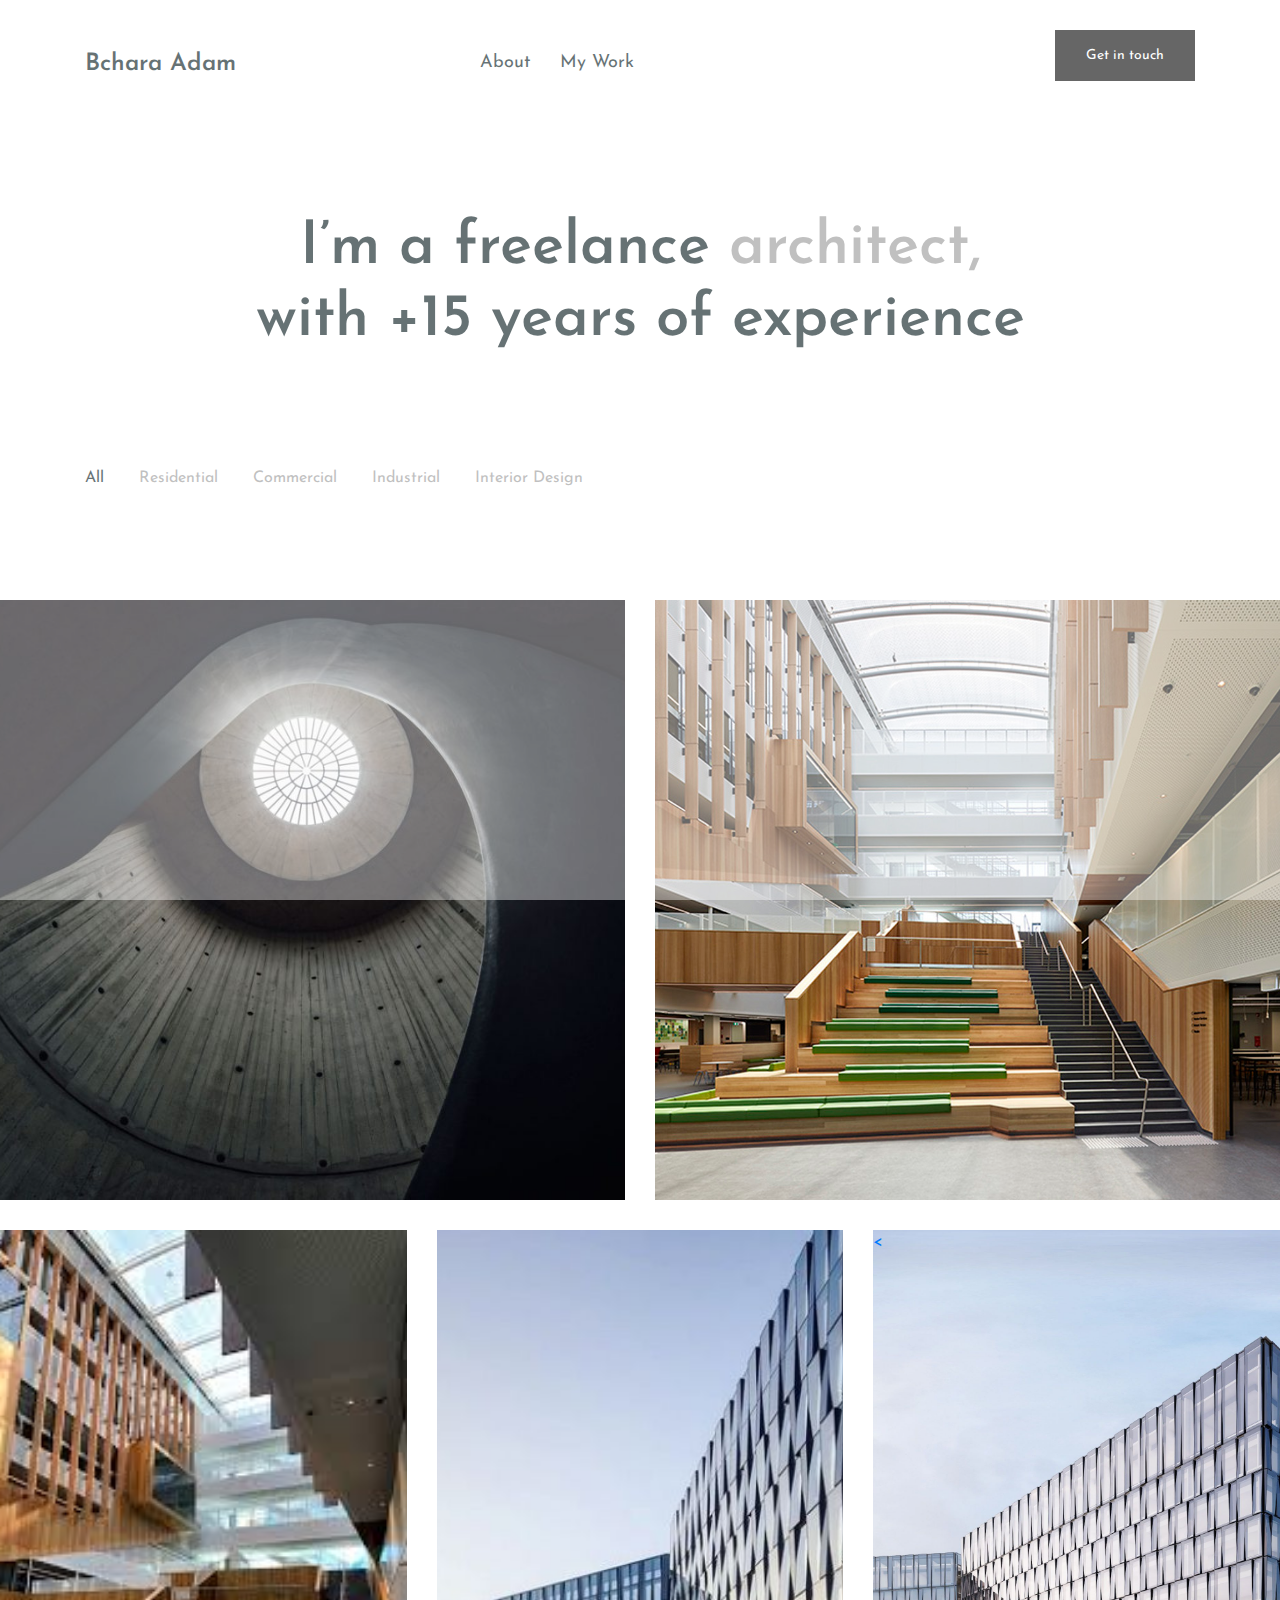
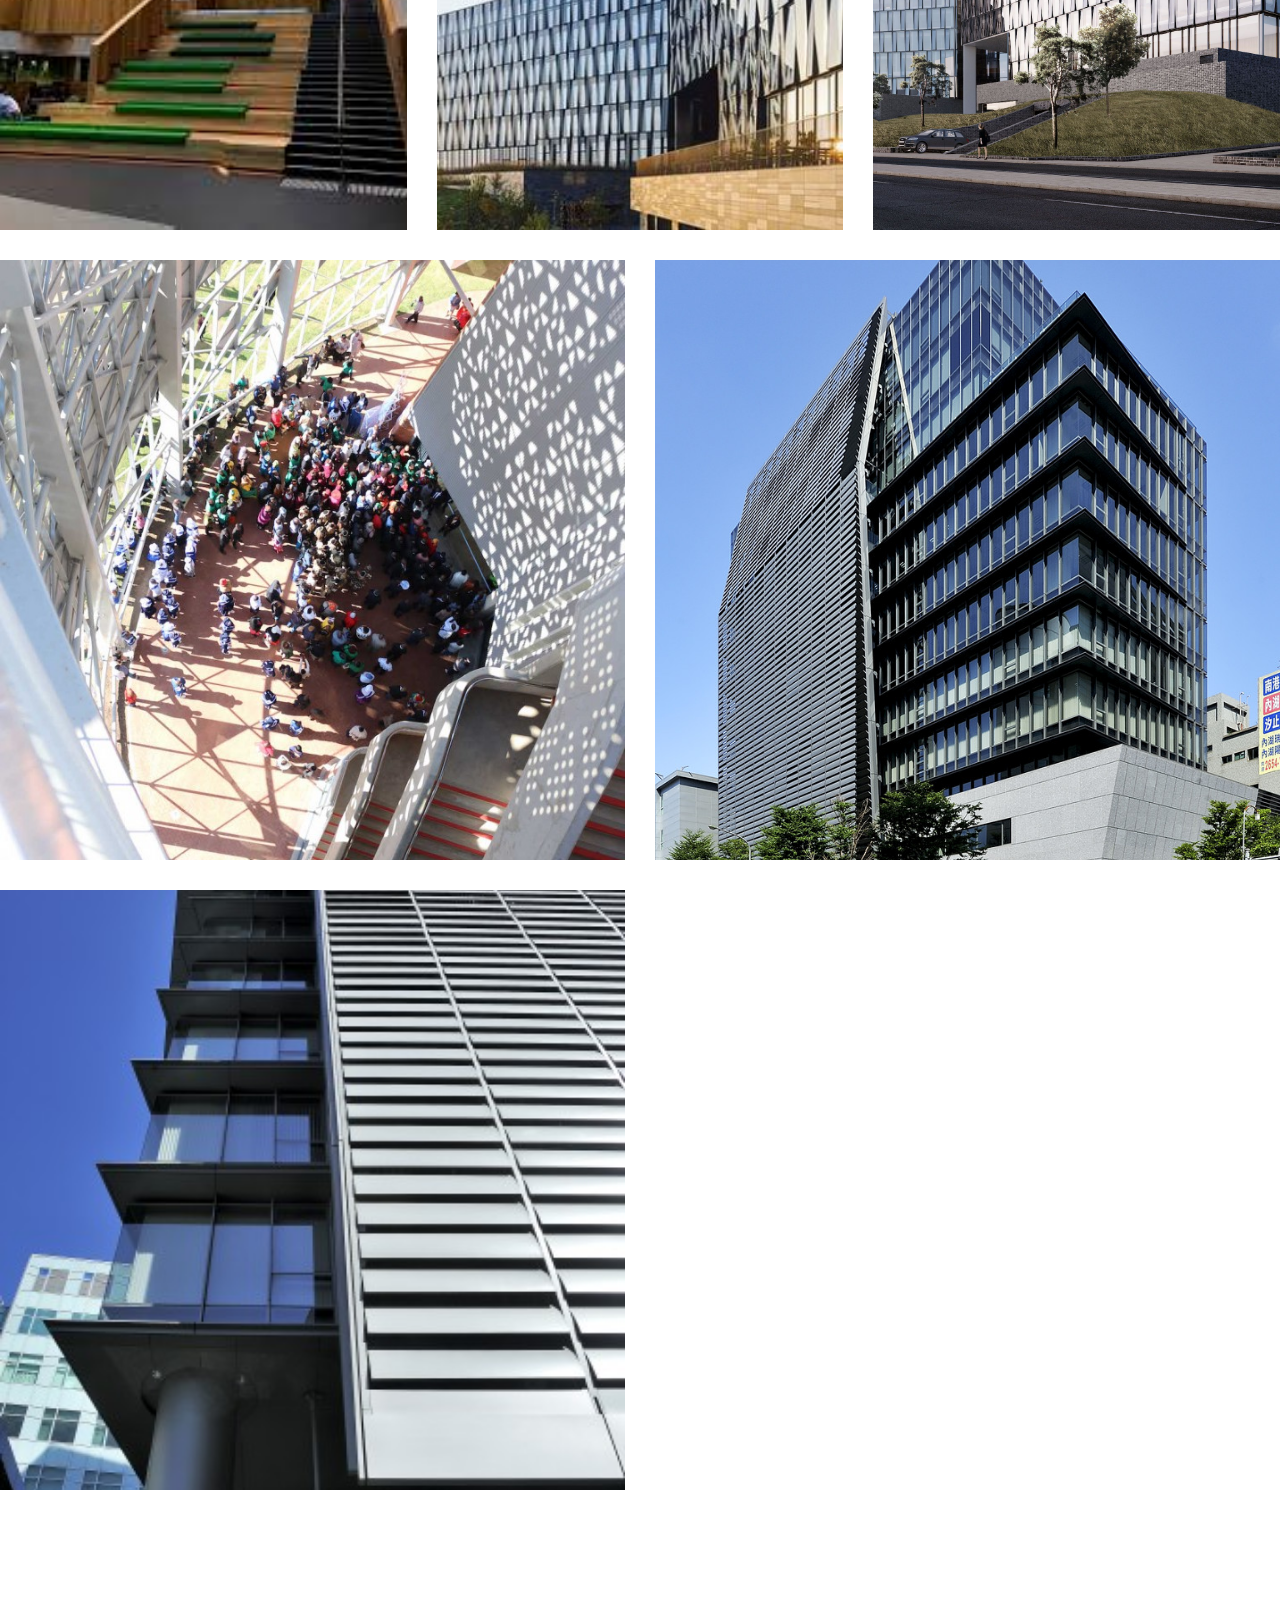
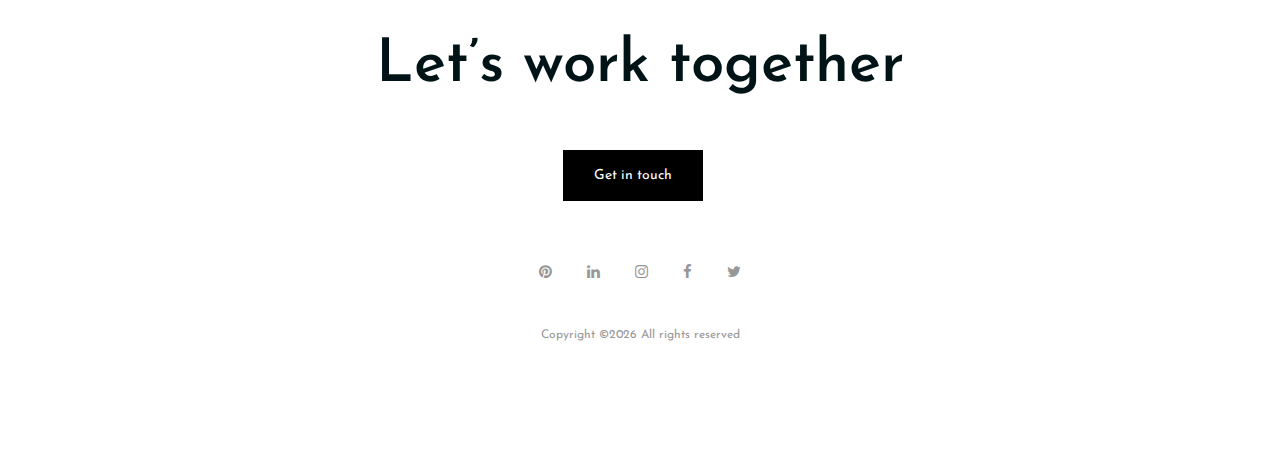
<file: index.html>
<!DOCTYPE html>
<html lang="en">
<head>
	<title>Bchara Adam - Architect Portfolio</title>
	<meta charset="UTF-8">
	<meta name="description" content="Bchara Adam - Architect Portfolio">
	<meta name="keywords" content="portfolio, bchara adam, onepage, creative, html">
	<meta name="viewport" content="width=device-width, initial-scale=1.0">
	<!-- Favicon -->   
	<link href="img/favicon.ico" rel="shortcut icon"/>

	<!-- Google Fonts -->
	<link href="https://fonts.googleapis.com/css?family=Josefin+Sans:400,400i,600,600i,700" rel="stylesheet">

	<!-- Stylesheets -->
	<link rel="stylesheet" href="css/bootstrap.min.css"/>
	<link rel="stylesheet" href="css/font-awesome.min.css"/>
	<link rel="stylesheet" href="css/magnific-popup.css"/>
	<link rel="stylesheet" href="css/style.css"/>


	<!--[if lt IE 9]>
	  <script src="https://oss.maxcdn.com/html5shiv/3.7.2/html5shiv.min.js"></script>
	  <script src="https://oss.maxcdn.com/respond/1.4.2/respond.min.js"></script>
	<![endif]-->

</head>
<body>
	<!-- Page Preloder -->
	<div id="preloder">
		<div class="loader"></div>
	</div>

	<!-- header section start -->
	<header class="header-section">
		<div class="container">
			<div class="row">
				<div class="col-lg-4 col-md-3">
					<div class="logo">
						<a href="index.html"><h2 class="site-logo">Bchara Adam</h2></a>
					</div>
				</div>
				<div class="col-lg-8 col-md-9">
					<a href="contact.html" class="site-btn header-btn">Get in touch</a>
					<nav class="main-menu">
						<ul>
							<li><a href="about.html">About</a></li>
							<li><a href="index.html">My Work</a></li>
						</ul>
					</nav>
				</div>
			</div>
		</div>
		<div class="nav-switch">
			<i class="fa fa-bars"></i>
		</div>
	</header>
	<!-- header section end -->

	<!-- intro section start -->
	<section class="intro-section">
		<div class="container text-center">
			<div class="row">
				<div class="col-xl-10 offset-xl-1">
					<h2 class="section-title">I’m a freelance <span>architect,</span> </br> with +15 years of experience</h2>
				</div>
			</div>
		</div>
	</section>
	<!-- intro section end -->


	<!-- portfolio section start -->
	<section class="portfolio-section">
		<div class="container">
			<ul class="portfolio-filter controls">
				<li class="control" data-filter="all">All</li>
				<li class="control" data-filter=".web">Residential</li>
				<li class="control" data-filter=".digital">Commercial</li>
				<li class="control" data-filter=".rened">Industrial</li>
				<li class="control" data-filter=".brand">Interior Design</li>
			</ul>
		</div>                       
		<div class="container-fluid p-md-0 ">
			<div class="row portfolios-area">
				<div class="mix col-lg-6 col-md-6 web">
					<a href="img/portfolio/building.jpg" class="portfolio-item set-bg" data-setbg="img/portfolio/building.jpg">
						<div class="pi-inner">
							<h2>Project Name</h2>							
							<h3>Lorem ipsum dolor sit amet, consectetur adipiscing elit. Integer sit amet pharetra nisl.</h3>
						</div>	
					</a>
				</div>
				<div class="mix col-lg-6 col-md-6 digital">
					<a href="img/portfolio/building2.jpg" class="portfolio-item set-bg " data-setbg="img/portfolio/building2.jpg">
						<div class="pi-inner">
							<h2>Project Name</h2>							
							<h3>Lorem ipsum dolor sit amet, consectetur adipiscing elit. Integer sit amet pharetra nisl.</h3>
						</div>						
					</a>
				</div>
				<div class="mix col-lg-4 col-md-6 web">
					<a href="img/portfolio/building3.jpg" class="portfolio-item set-bg" data-setbg="img/portfolio/building3.jpg">
						<div class="pi-inner">
							<h2>Project Name</h2>							
							<h3>Lorem ipsum dolor sit amet, consectetur adipiscing elit. Integer sit amet pharetra nisl.</h3>
						</div>						
					</a>
				</div>
				<div class="mix col-lg-4 col-md-6 digital">
					<a href="img/portfolio/building4.jpg" class="portfolio-item set-bg" data-setbg="img/portfolio/building4.jpg">
						<div class="pi-inner">
							<h2>Project Name</h2>							
							<h3>Lorem ipsum dolor sit amet, consectetur adipiscing elit. Integer sit amet pharetra nisl.</h3>
						</div>					
					</a>
				</div>
				<div class="mix col-lg-4 col-md-6 rened">
					<a href="img/portfolio/building5.jpg" class="portfolio-item set-bg" data-setbg="img/portfolio/building5.jpg">
						<<div class="pi-inner">
							<h2>Project Name</h2>							
							<h3>Lorem ipsum dolor sit amet, consectetur adipiscing elit. Integer sit amet pharetra nisl.</h3>
						</div>						
					</a>
				</div>
				<div class="mix col-lg-6 col-md-6 brand">
					<a href="img/portfolio/building6.jpg" class="portfolio-item set-bg" data-setbg="img/portfolio/building6.jpg">
						<div class="pi-inner">
							<h2>Project Name</h2>							
							<h3>Lorem ipsum dolor sit amet, consectetur adipiscing elit. Integer sit amet pharetra nisl.</h3>
						</div>						
					</a>
				</div>
				<div class="mix col-lg-6 col-md-6 rened">
					<a href="img/portfolio/building7.jpg" class="portfolio-item set-bg" data-setbg="img/portfolio/building7.jpg">
						<div class="pi-inner">
							<h2>Project Name</h2>							
							<h3>Lorem ipsum dolor sit amet, consectetur adipiscing elit. Integer sit amet pharetra nisl.</h3>
						</div>						
					</a>
				</div>
				<div class="mix col-lg-6 col-md-6 brand">
					<a href="img/portfolio/building8.jpg" class="portfolio-item set-bg" data-setbg="img/portfolio/building8.jpg">
						<div class="pi-inner">
							<h2>Project Name</h2>							
							<h3>Lorem ipsum dolor sit amet, consectetur adipiscing elit. Integer sit amet pharetra nisl.</h3>
						</div>						
					</a>
				</div>
			</div>
		</div>
	</section>
	<!-- portfolio section end -->


	<!-- footer section start -->
	<footer class="footer-section text-center">
		<div class="container">		
			<h2 class="section-title mb-5">Let’s work together</h2>
			<a href="" class="site-btn">Get in touch</a>
			<div class="social-links">
				<a href=""><span class="fa fa-pinterest"></span></a>
				<a href=""><span class="fa fa-linkedin"></span></a>
				<a href=""><span class="fa fa-instagram"></span></a>
				<a href=""><span class="fa fa-facebook"></span></a>
				<a href=""><span class="fa fa-twitter"></span></a>
			</div>
			<div class="copyright">
				Copyright &copy;<script>document.write(new Date().getFullYear());</script> All rights reserved
			</div>
	</footer>
	<!-- footer section end -->



	<!--====== Javascripts & Jquery ======-->
	<script src="js/jquery-2.1.4.min.js"></script>
	<script src="js/bootstrap.min.js"></script>
	<script src="js/mixitup.min.js"></script>
	<script src="js/magnific-popup.min.js"></script>
	<script src="js/main.js"></script>
</body>
</html>
</file>
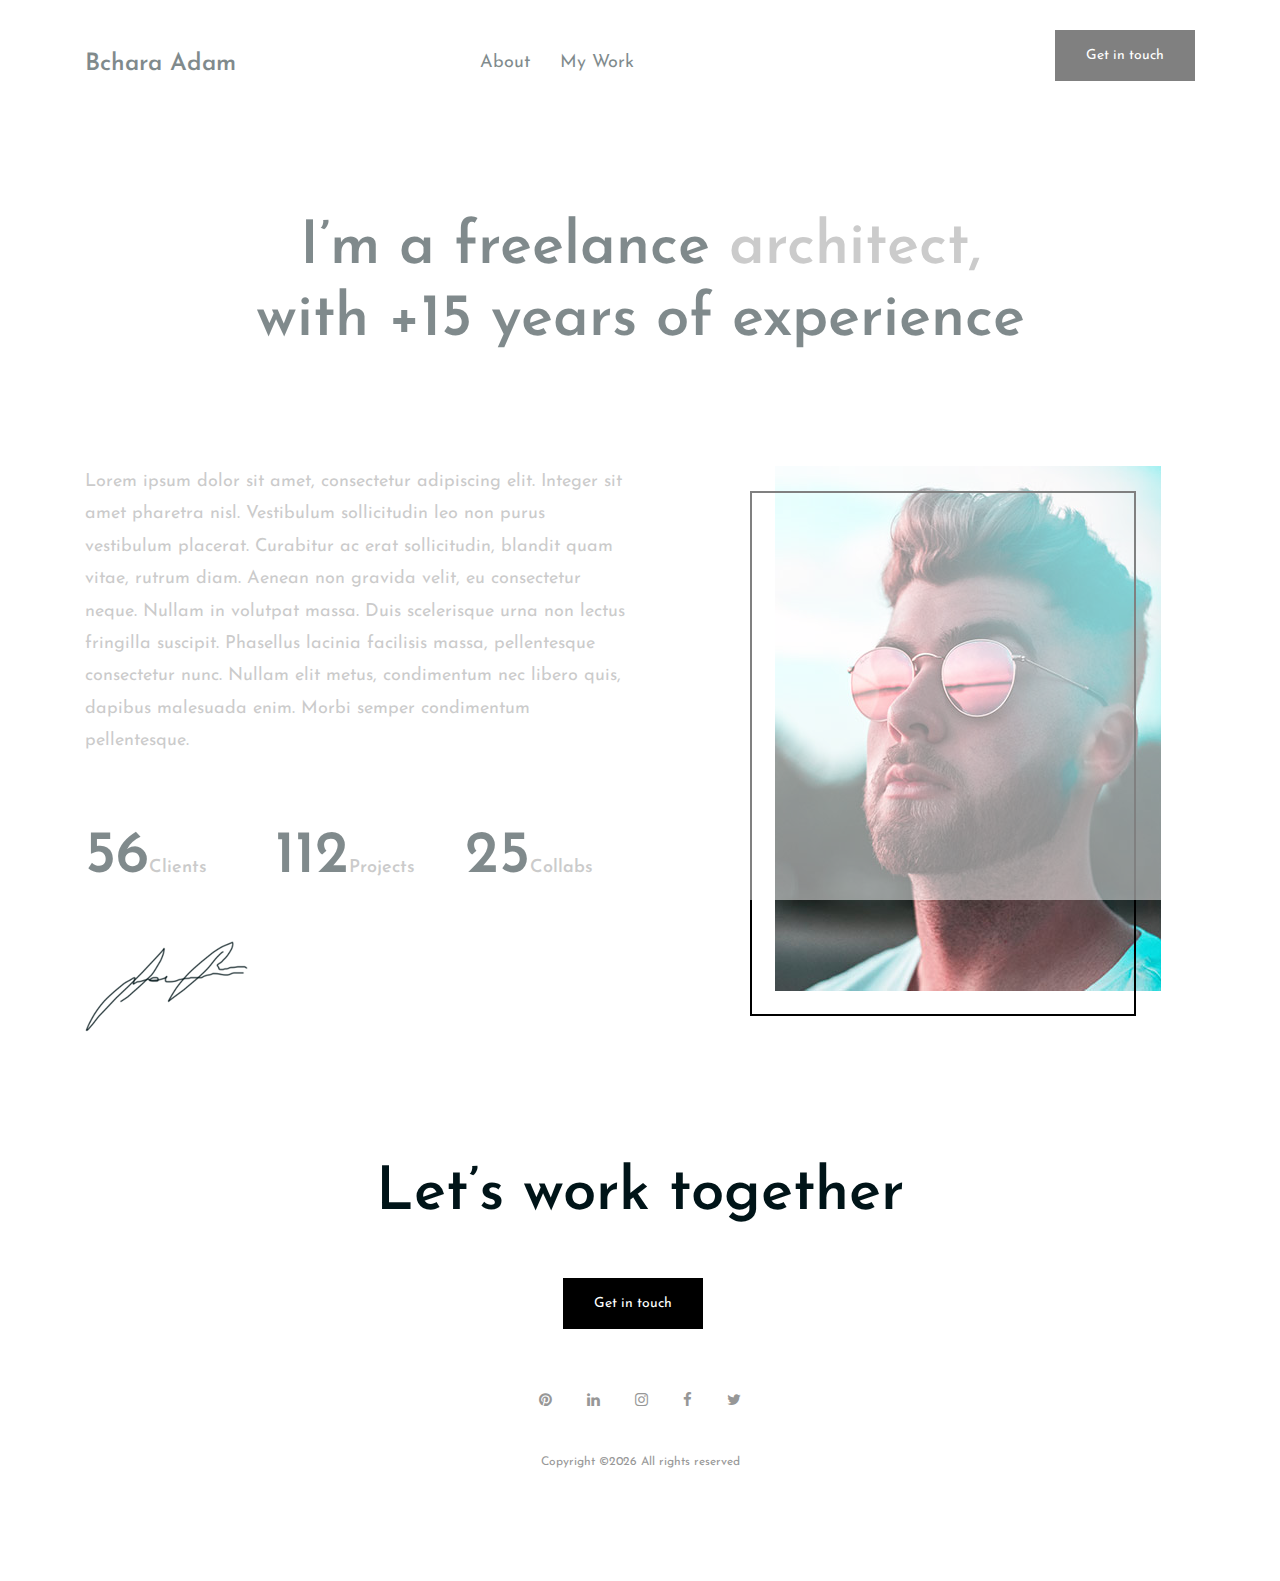
<file: about.html>
<!DOCTYPE html>
<html lang="en">
<head>
	<title>Bchara Adam - Architect Portfolio</title>
	<meta charset="UTF-8">
	<meta name="description" content="Bchara Adam - Architect Portfolio">
	<meta name="keywords" content="portfolio, bchara adam, onepage, creative, html">
	<meta name="viewport" content="width=device-width, initial-scale=1.0">
	<!-- Favicon -->   
	<link href="img/favicon.ico" rel="shortcut icon"/>

	<!-- Google Fonts -->
	<link href="https://fonts.googleapis.com/css?family=Josefin+Sans:400,400i,600,600i,700" rel="stylesheet">

	<!-- Stylesheets -->
	<link rel="stylesheet" href="css/bootstrap.min.css"/>
	<link rel="stylesheet" href="css/font-awesome.min.css"/>
	<link rel="stylesheet" href="css/style.css"/>


	<!--[if lt IE 9]>
	  <script src="https://oss.maxcdn.com/html5shiv/3.7.2/html5shiv.min.js"></script>
	  <script src="https://oss.maxcdn.com/respond/1.4.2/respond.min.js"></script>
	<![endif]-->

</head>
<body>
	<!-- Page Preloder -->
	<div id="preloder">
		<div class="loader"></div>
	</div>
	
	<!-- header section start -->
	<header class="header-section">
		<div class="container">
			<div class="row">
				<div class="col-lg-4 col-md-3">
					<div class="logo">
						<a href="index.html"><h2 class="site-logo">Bchara Adam</h2></a>
					</div>
				</div>
				<div class="col-lg-8 col-md-9">
					<a href="contact.html" class="site-btn header-btn">Get in touch</a>
					<nav class="main-menu">
						<ul>
							<li><a href="about.html">About</a></li>
							<li><a href="index.html">My Work</a></li>
						</ul>
					</nav>
				</div>
			</div>
		</div>
		<div class="nav-switch">
			<i class="fa fa-bars"></i>
		</div>
	</header>
	<!-- header section end -->

	<!-- intro section start -->
	<section class="intro-section">
		<div class="container text-center">
			<div class="row">
				<div class="col-xl-10 offset-xl-1">
					<h2 class="section-title">I’m a freelance <span>architect,</span> </br> with +15 years of experience</h2>
				</div>
			</div>
		</div>
	</section>
	<!-- intro section end -->


	<!-- page section start -->
	<section class="page-section">
		<div class="container">
			<div class="row">
				<div class="col-lg-6">
					<p>Lorem ipsum dolor sit amet, consectetur adipiscing elit. Integer sit amet pharetra nisl. Vestibulum sollicitudin leo non purus vestibulum placerat. Curabitur ac erat sollicitudin, blandit quam vitae, rutrum diam. Aenean non gravida velit, eu consectetur neque. Nullam in volutpat massa. Duis scelerisque urna non lectus fringilla suscipit. Phasellus lacinia facilisis massa, pellentesque consectetur nunc. Nullam elit metus, condimentum nec libero quis, dapibus malesuada enim. Morbi semper condimentum pellentesque. </p>
					<div class="row mt-5">
						<div class="col-md-4">
							<div class="milestone">
								<h2>56<span>Clients</span></h2>
							</div>
						</div>
						<div class="col-md-4">
							<div class="milestone">
								<h2>112<span>Projects</span></h2>
							</div>
						</div>
						<div class="col-md-4">
							<div class="milestone">
								<h2>25<span>Collabs</span></h2>
							</div>
						</div>
					</div>
					<figure class="mt-5">
						<img src="img/sign.png" alt="">
					</figure>
				</div>
				<div class="col-lg-5 offset-lg-1">
					<figure class="pic-frame">
						<img src="img/about.jpg" alt="">
					</figure>
				</div>
			</div>
		</div>
	</section>
	<!-- page section end -->

	<!-- footer section start -->
	<footer class="footer-section text-center">		
		<div class="container">
			<h2 class="section-title mb-5">Let’s work together</h2>
			<a href="" class="site-btn">Get in touch</a>
			<div class="social-links">
				<a href=""><span class="fa fa-pinterest"></span></a>
				<a href=""><span class="fa fa-linkedin"></span></a>
				<a href=""><span class="fa fa-instagram"></span></a>
				<a href=""><span class="fa fa-facebook"></span></a>
				<a href=""><span class="fa fa-twitter"></span></a>
			</div>
			<div class="copyright">
				Copyright &copy;<script>document.write(new Date().getFullYear());</script> All rights reserved
			</div>
		</div>
	</footer>
	<!-- footer section end -->


	<!--====== Javascripts & Jquery ======-->
	<script src="js/jquery-2.1.4.min.js"></script>
	<script src="js/bootstrap.min.js"></script>
	<script src="js/mixitup.min.js"></script>
	<script src="js/magnific-popup.min.js"></script>
	<script src="js/main.js"></script>
</body>
</html>
</file>
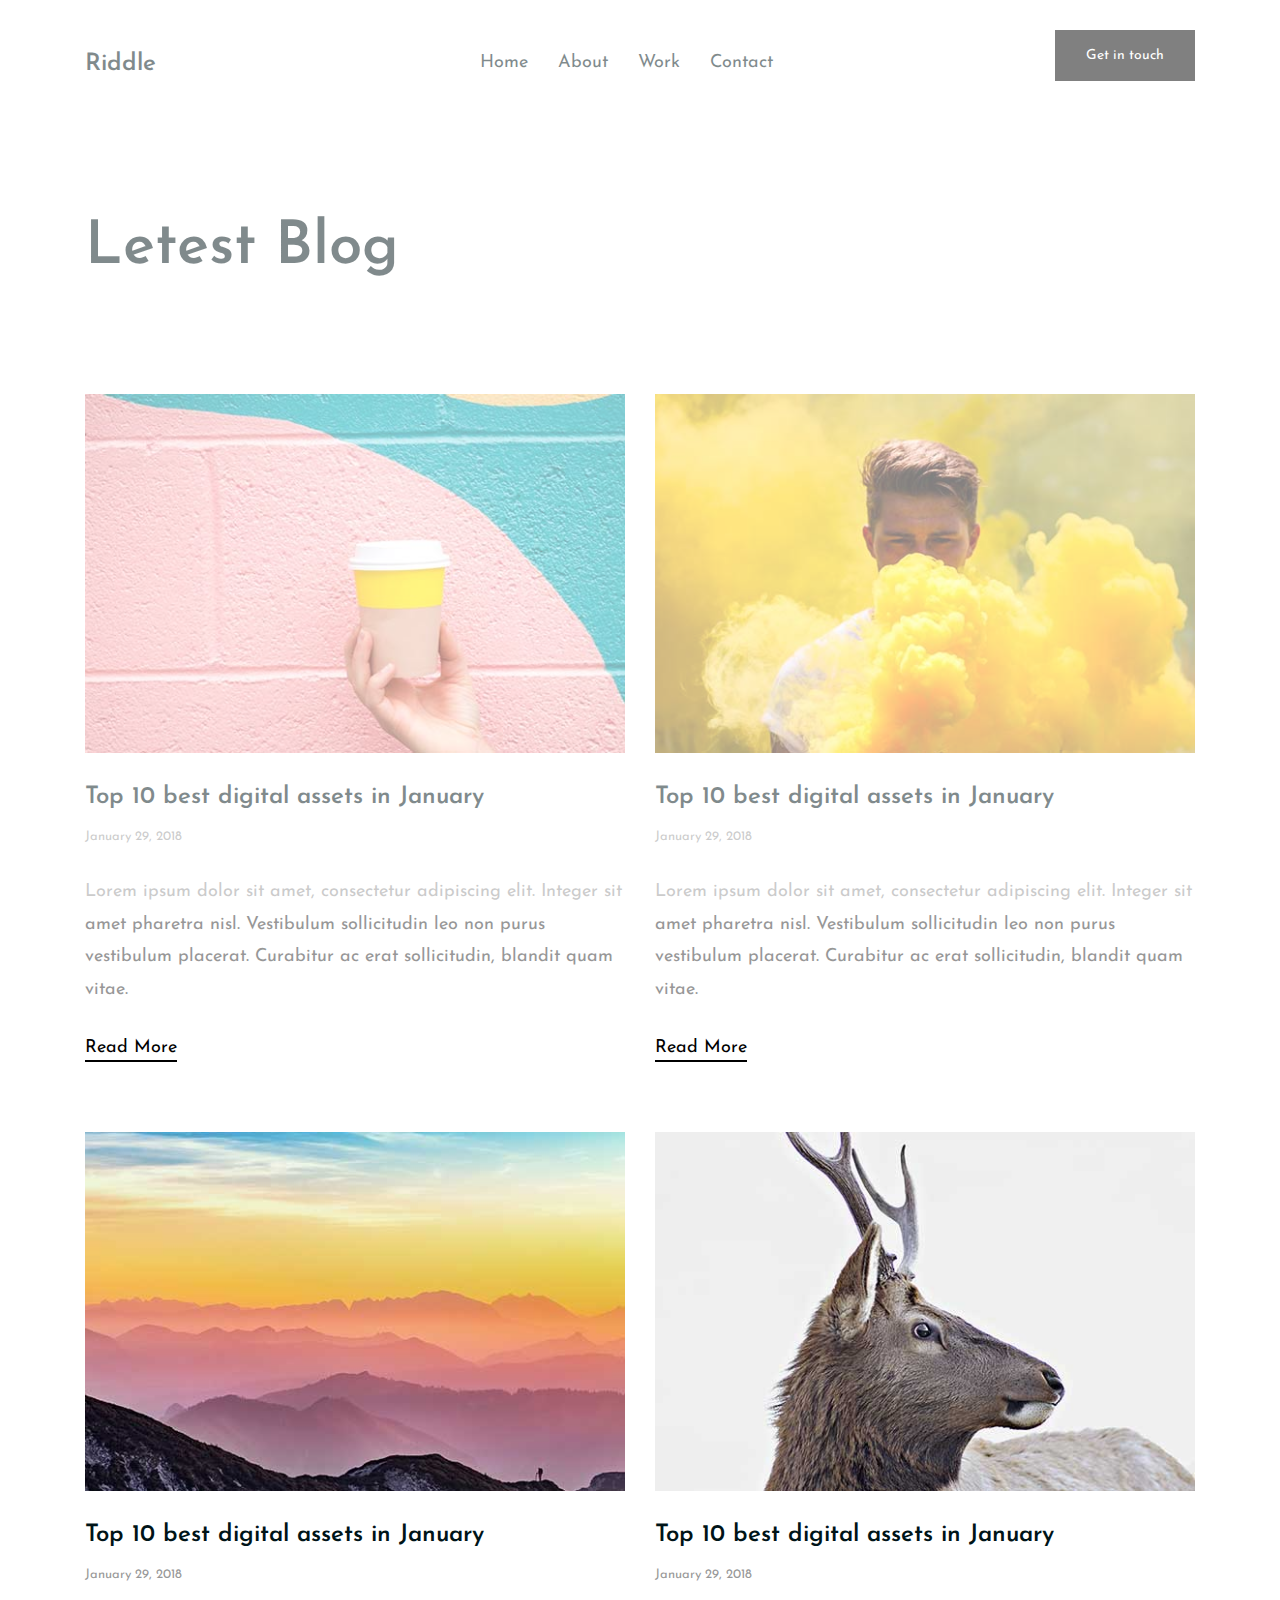
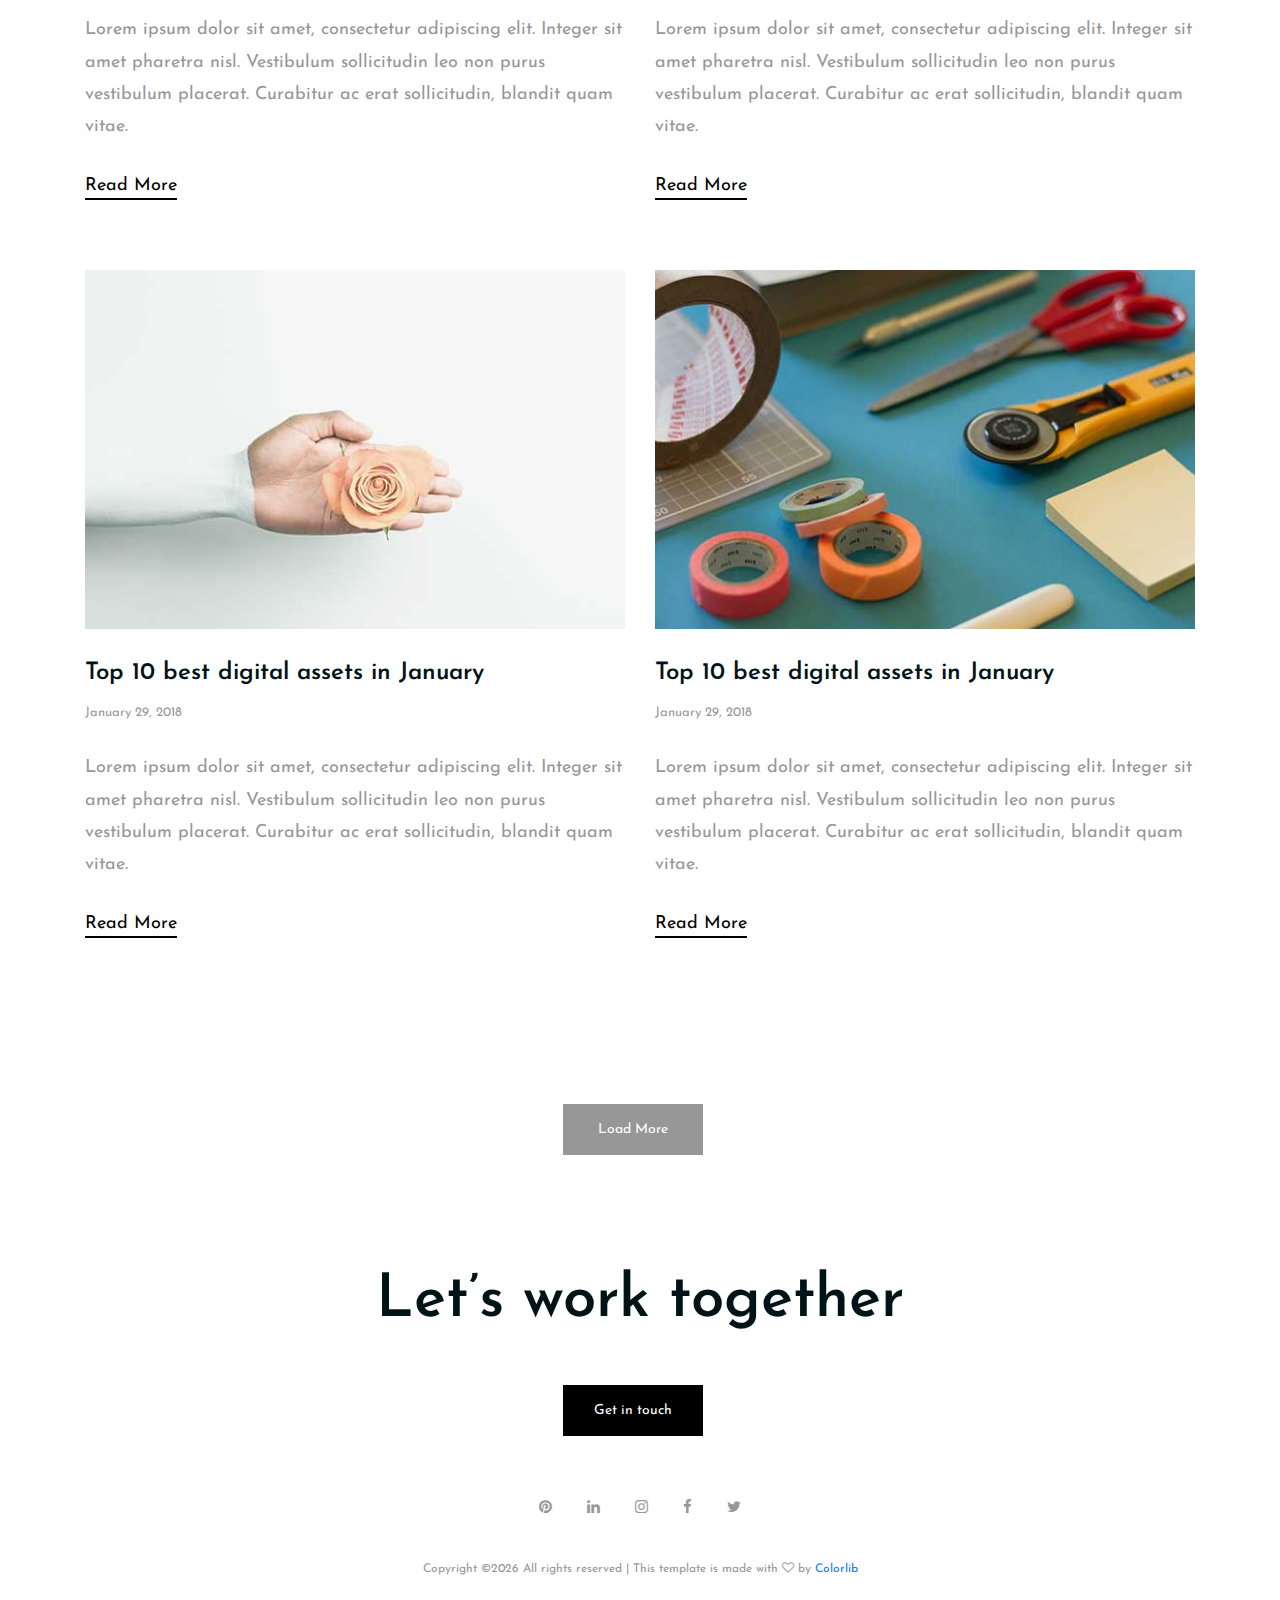
<file: blog.html>
<!DOCTYPE html>
<html lang="en">
<head>
	<title>Riddle - Portfolio Template</title>
	<meta charset="UTF-8">
	<meta name="description" content="Riddle - Portfolio Template">
	<meta name="keywords" content="portfolio, riddle, onepage, creative, html">
	<meta name="viewport" content="width=device-width, initial-scale=1.0">
	<!-- Favicon -->   
	<link href="img/favicon.ico" rel="shortcut icon"/>

	<!-- Google Fonts -->
	<link href="https://fonts.googleapis.com/css?family=Josefin+Sans:400,400i,600,600i,700" rel="stylesheet">

	<!-- Stylesheets -->
	<link rel="stylesheet" href="css/bootstrap.min.css"/>
	<link rel="stylesheet" href="css/font-awesome.min.css"/>
	<link rel="stylesheet" href="css/style.css"/>


	<!--[if lt IE 9]>
	  <script src="https://oss.maxcdn.com/html5shiv/3.7.2/html5shiv.min.js"></script>
	  <script src="https://oss.maxcdn.com/respond/1.4.2/respond.min.js"></script>
	<![endif]-->

</head>
<body>
	<!-- Page Preloder -->
	<div id="preloder">
		<div class="loader"></div>
	</div>
	
	<!-- header section start -->
	<header class="header-section">
		<div class="container">
			<div class="row">
				<div class="col-lg-4 col-md-3">
					<div class="logo">
						<h2 class="site-logo">Riddle</h2>
					</div>
				</div>
				<div class="col-lg-8 col-md-9">
					<a href="" class="site-btn header-btn">Get in touch</a>
					<nav class="main-menu">
						<ul>
							<li><a href="home.html">Home</a></li>
							<li><a href="about.html">About</a></li>
							<li><a href="home-2.html">Work</a></li>
							<li><a href="contact.html">Contact</a></li>
						</ul>
					</nav>
				</div>
			</div>
		</div>
		<div class="nav-switch">
			<i class="fa fa-bars"></i>
		</div>
	</header>
	<!-- header section end -->

	<!-- intro section start -->
	<section class="intro-section">
		<div class="container">
			<div class="row">
				<div class="col-12">
					<h2 class="section-title">Letest Blog</h2>
				</div>
			</div>
		</div>
	</section>
	<!-- intro section end -->


	<!-- page section start -->
	<div class="page-section">
		<div class="container">
			<div class="row mb-5">
				<!-- blog item -->
				<div class="col-md-6">
					<div class="blog-item">
						<figure class="thumb">
							<img src="img/blog/1.jpg" alt="">
						</figure>
						<article class="blog-content">
							<h2>Top 10 best digital assets in January</h2>
							<div class="blog-meta">January 29, 2018</div>
							<p>Lorem ipsum dolor sit amet, consectetur adipiscing elit. Integer sit amet pharetra nisl. Vestibulum sollicitudin leo non purus vestibulum placerat. Curabitur ac erat sollicitudin, blandit quam vitae.</p>
							<a href="" class="read-more">Read More</a>
						</article>
					</div>
				</div>
				<!-- blog item -->
				<div class="col-md-6">
					<div class="blog-item">
						<figure class="thumb">
							<img src="img/blog/2.jpg" alt="">
						</figure>
						<article class="blog-content">
							<h2>Top 10 best digital assets in January</h2>
							<div class="blog-meta">January 29, 2018</div>
							<p>Lorem ipsum dolor sit amet, consectetur adipiscing elit. Integer sit amet pharetra nisl. Vestibulum sollicitudin leo non purus vestibulum placerat. Curabitur ac erat sollicitudin, blandit quam vitae.</p>
							<a href="" class="read-more">Read More</a>
						</article>
					</div>
				</div>
				<!-- blog item -->
				<div class="col-md-6">
					<div class="blog-item">
						<figure class="thumb">
							<img src="img/blog/3.jpg" alt="">
						</figure>
						<article class="blog-content">
							<h2>Top 10 best digital assets in January</h2>
							<div class="blog-meta">January 29, 2018</div>
							<p>Lorem ipsum dolor sit amet, consectetur adipiscing elit. Integer sit amet pharetra nisl. Vestibulum sollicitudin leo non purus vestibulum placerat. Curabitur ac erat sollicitudin, blandit quam vitae.</p>
							<a href="" class="read-more">Read More</a>
						</article>
					</div>
				</div>
				<!-- blog item -->
				<div class="col-md-6">
					<div class="blog-item">
						<figure class="thumb">
							<img src="img/blog/4.jpg" alt="">
						</figure>
						<article class="blog-content">
							<h2>Top 10 best digital assets in January</h2>
							<div class="blog-meta">January 29, 2018</div>
							<p>Lorem ipsum dolor sit amet, consectetur adipiscing elit. Integer sit amet pharetra nisl. Vestibulum sollicitudin leo non purus vestibulum placerat. Curabitur ac erat sollicitudin, blandit quam vitae.</p>
							<a href="" class="read-more">Read More</a>
						</article>
					</div>
				</div>
				<!-- blog item -->
				<div class="col-md-6">
					<div class="blog-item">
						<figure class="thumb">
							<img src="img/blog/5.jpg" alt="">
						</figure>
						<article class="blog-content">
							<h2>Top 10 best digital assets in January</h2>
							<div class="blog-meta">January 29, 2018</div>
							<p>Lorem ipsum dolor sit amet, consectetur adipiscing elit. Integer sit amet pharetra nisl. Vestibulum sollicitudin leo non purus vestibulum placerat. Curabitur ac erat sollicitudin, blandit quam vitae.</p>
							<a href="" class="read-more">Read More</a>
						</article>
					</div>
				</div>
				<!-- blog item -->
				<div class="col-md-6">
					<div class="blog-item">
						<figure class="thumb">
							<img src="img/blog/6.jpg" alt="">
						</figure>
						<article class="blog-content">
							<h2>Top 10 best digital assets in January</h2>
							<div class="blog-meta">January 29, 2018</div>
							<p>Lorem ipsum dolor sit amet, consectetur adipiscing elit. Integer sit amet pharetra nisl. Vestibulum sollicitudin leo non purus vestibulum placerat. Curabitur ac erat sollicitudin, blandit quam vitae.</p>
							<a href="" class="read-more">Read More</a>
						</article>
					</div>
				</div>
			</div>
			<div class="text-center pt-5">
				<button class="site-btn btn-fade">Load More</button>
			</div>
		</div>
	</div>
	<!-- page section end -->

	<!-- footer section start -->
	<footer class="footer-section text-center">
		<div class="container">
			<h2 class="section-title mb-5">Let’s work together</h2>
			<a href="" class="site-btn">Get in touch</a>
			<div class="social-links">
				<a href=""><span class="fa fa-pinterest"></span></a>
				<a href=""><span class="fa fa-linkedin"></span></a>
				<a href=""><span class="fa fa-instagram"></span></a>
				<a href=""><span class="fa fa-facebook"></span></a>
				<a href=""><span class="fa fa-twitter"></span></a>
			</div>
			<div class="copyright"><!-- Link back to Colorlib can't be removed. Template is licensed under CC BY 3.0. -->
Copyright &copy;<script>document.write(new Date().getFullYear());</script> All rights reserved | This template is made with <i class="fa fa-heart-o" aria-hidden="true"></i> by <a href="https://colorlib.com" target="_blank">Colorlib</a>
<!-- Link back to Colorlib can't be removed. Template is licensed under CC BY 3.0. -->
</div>
		</div>
	</footer>
	<!-- footer section end -->



	<!--====== Javascripts & Jquery ======-->
	<script src="js/jquery-2.1.4.min.js"></script>
	<script src="js/bootstrap.min.js"></script>
	<script src="js/mixitup.min.js"></script>
	<script src="js/magnific-popup.min.js"></script>
	<script src="js/main.js"></script>
</body>
</html>
</file>
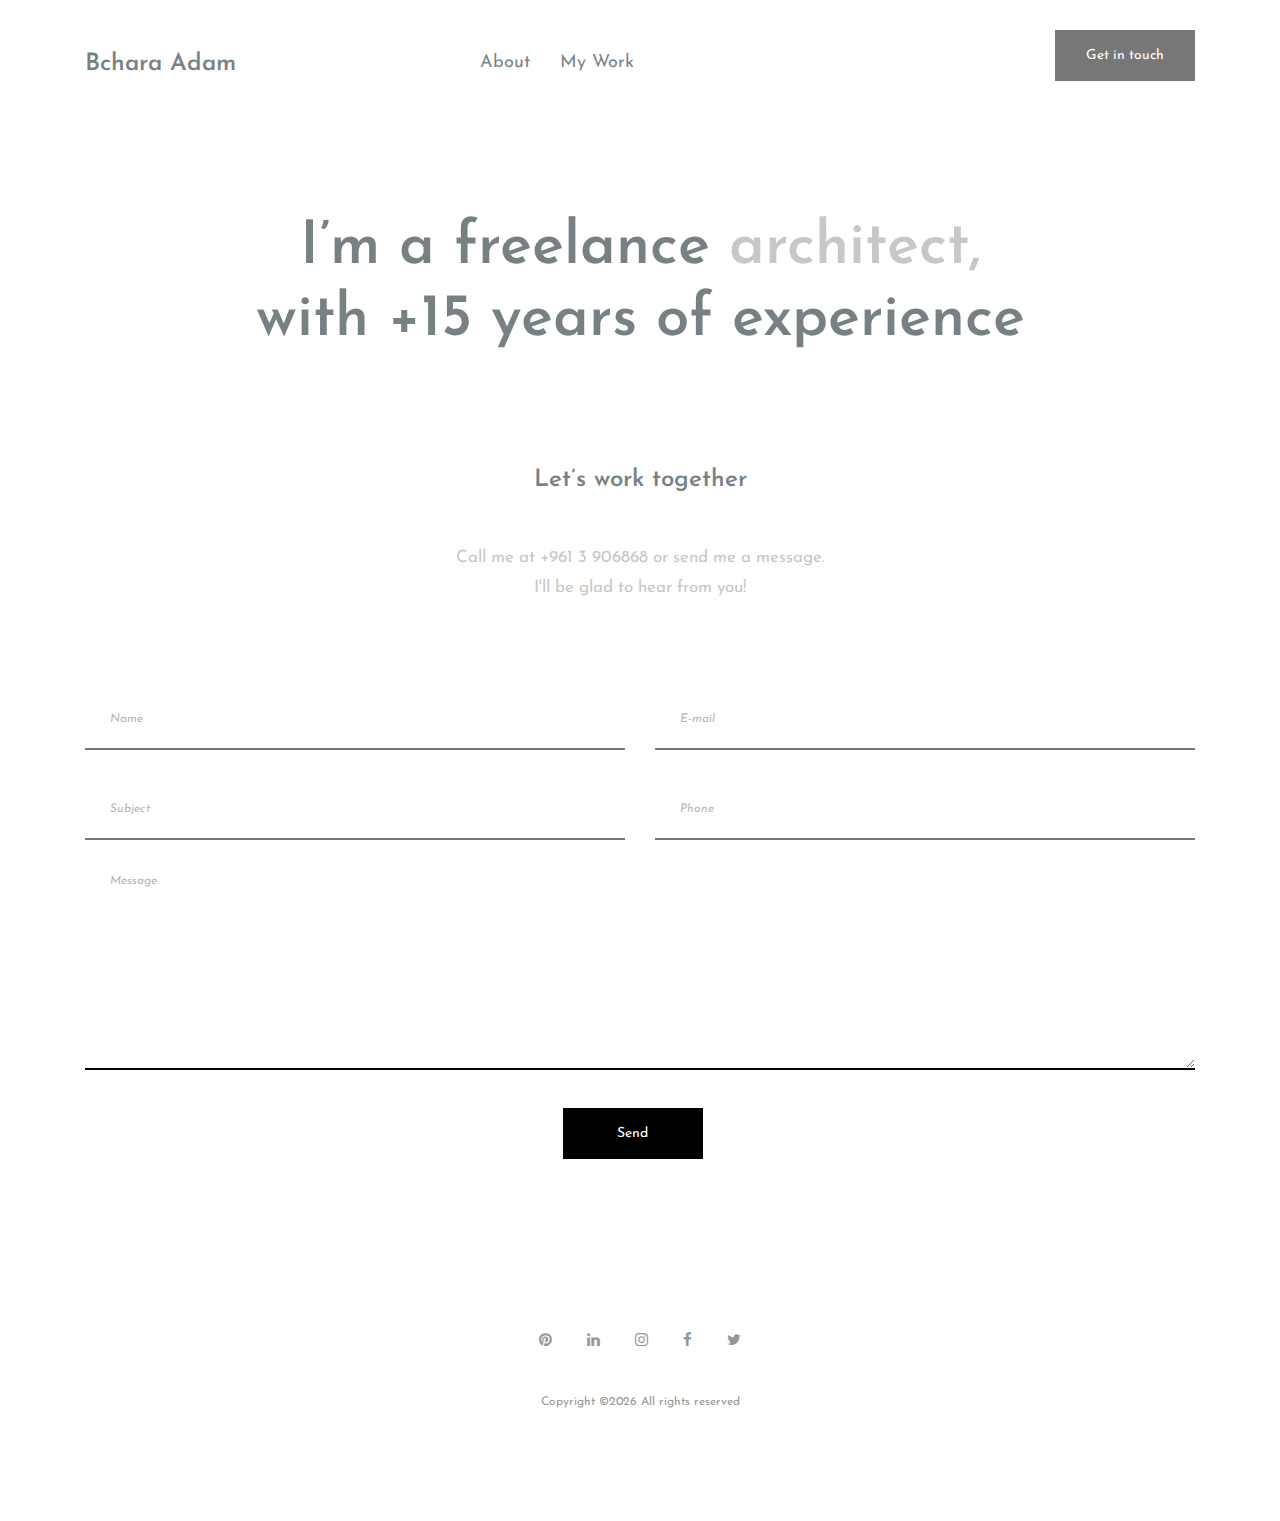
<file: contact.html>
<!DOCTYPE html>
<html lang="en">
<head>
	<title>Bchara Adam - Architect Portfolio</title>
	<meta charset="UTF-8">
	<meta name="description" content="Bchara Adam - Architect Portfolio">
	<meta name="keywords" content="portfolio, bchara adam, onepage, creative, html">
	<meta name="viewport" content="width=device-width, initial-scale=1.0">
	<!-- Favicon -->   
	<link href="img/favicon.ico" rel="shortcut icon"/>

	<!-- Google Fonts -->
	<link href="https://fonts.googleapis.com/css?family=Josefin+Sans:400,400i,600,600i,700" rel="stylesheet">

	<!-- Stylesheets -->
	<link rel="stylesheet" href="css/bootstrap.min.css"/>
	<link rel="stylesheet" href="css/font-awesome.min.css"/>
	<link rel="stylesheet" href="css/style.css"/>


	<!--[if lt IE 9]>
	  <script src="https://oss.maxcdn.com/html5shiv/3.7.2/html5shiv.min.js"></script>
	  <script src="https://oss.maxcdn.com/respond/1.4.2/respond.min.js"></script>
	<![endif]-->

</head>
<body>
	<!-- Page Preloder -->
	<div id="preloder">
		<div class="loader"></div>
	</div>
	
	<!-- header section start -->
	<header class="header-section">
		<div class="container">
			<div class="row">
				<div class="col-lg-4 col-md-3">
					<div class="logo">
						<a href="index.html"><h2 class="site-logo">Bchara Adam</h2></a>
					</div>
				</div>
				<div class="col-lg-8 col-md-9">
					<a href="contact.html" class="site-btn header-btn">Get in touch</a>
					<nav class="main-menu">
						<ul>
							<li><a href="about.html">About</a></li>
							<li><a href="index.html">My Work</a></li>
						</ul>
					</nav>
				</div>
			</div>
		</div>
		<div class="nav-switch">
			<i class="fa fa-bars"></i>
		</div>
	</header>
	<!-- header section end -->

	<!-- intro section start -->
	<section class="intro-section">
		<div class="container text-center">
			<div class="row">
				<div class="col-xl-10 offset-xl-1">
					<h2 class="section-title">I’m a freelance <span>architect,</span> </br> with +15 years of experience</h2>
				</div>
			</div>
		</div>
	</section>
	<!-- intro section end -->


	<!-- page section start -->
	<section class="page-section">
		<div class="container">
			<div class="row">
				<div class="col-lg-6 offset-lg-3 contect-tect">
					<h2 class="section-title mb-5">Let’s work together</h2>
					<p>Call me at +961 3 906868 or send me a message. </br> I'll be glad to hear from you!</p>
				</div>
			</div>
			<form class="contact-form">
				<div class="row">
					<div class="col-md-6">
						<input type="text" placeholder="Name">
					</div>
					<div class="col-md-6">
						<input type="text" placeholder="E-mail">
					</div>
					<div class="col-md-6">
						<input type="text" placeholder="Subject">
					</div>
					<div class="col-md-6">
						<input type="text" placeholder="Phone">
					</div>
					<div class="col-md-12">
						<textarea placeholder="Message"></textarea>
					</div>
				</div>
				<div class="text-center">
					<button class="site-btn">Send</button>
				</div>
			</form>
		</div>
	</section>
	<!-- page section end -->

	<!-- footer section start -->
	<footer class="footer-section text-center">
		<div class="container">
			<div class="social-links">
				<a href=""><span class="fa fa-pinterest"></span></a>
				<a href=""><span class="fa fa-linkedin"></span></a>
				<a href=""><span class="fa fa-instagram"></span></a>
				<a href=""><span class="fa fa-facebook"></span></a>
				<a href=""><span class="fa fa-twitter"></span></a>
			</div>
			<div class="copyright">
				Copyright &copy;<script>document.write(new Date().getFullYear());</script> All rights reserved
			</div>
		</div>
	</footer>
	<!-- footer section end -->


	<!--====== Javascripts & Jquery ======-->
	<script src="js/jquery-2.1.4.min.js"></script>
	<script src="js/bootstrap.min.js"></script>
	<script src="js/mixitup.min.js"></script>
	<script src="js/magnific-popup.min.js"></script>
	<script src="js/main.js"></script>
</body>
</html>
</file>
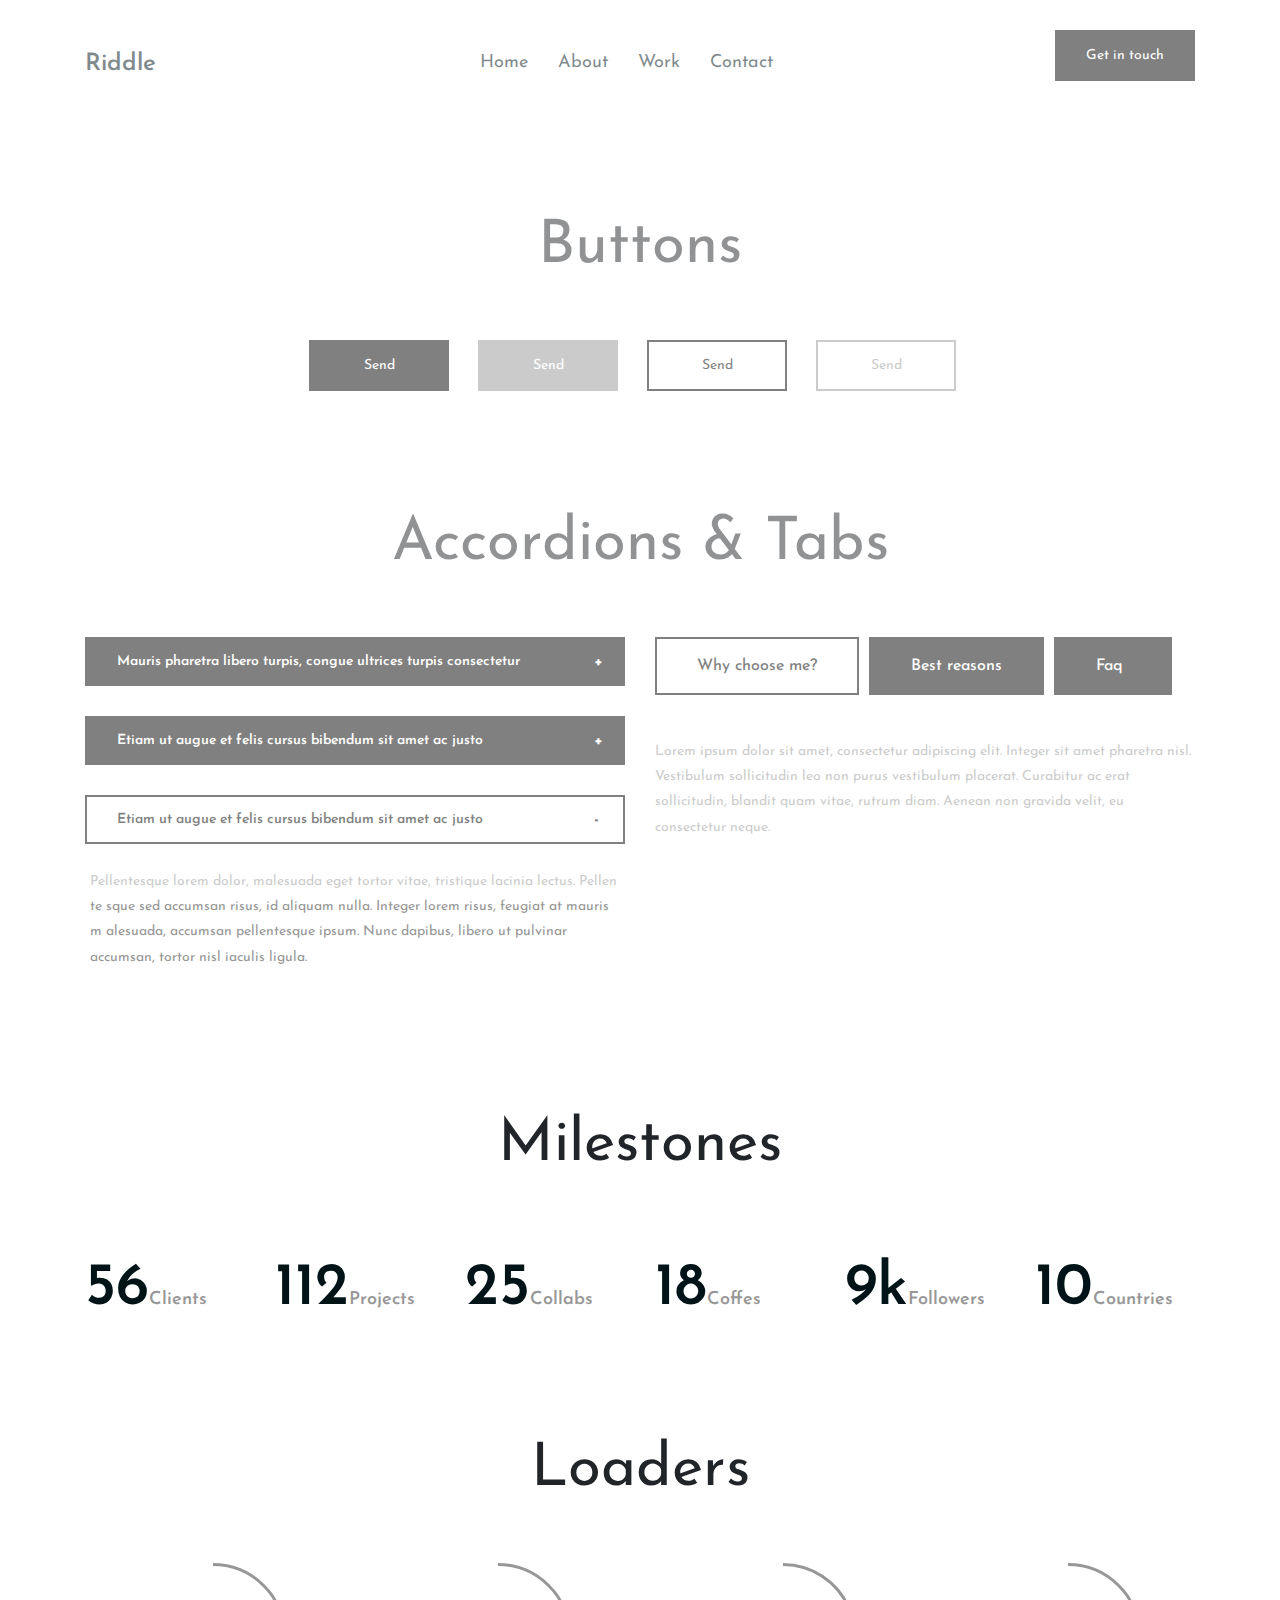
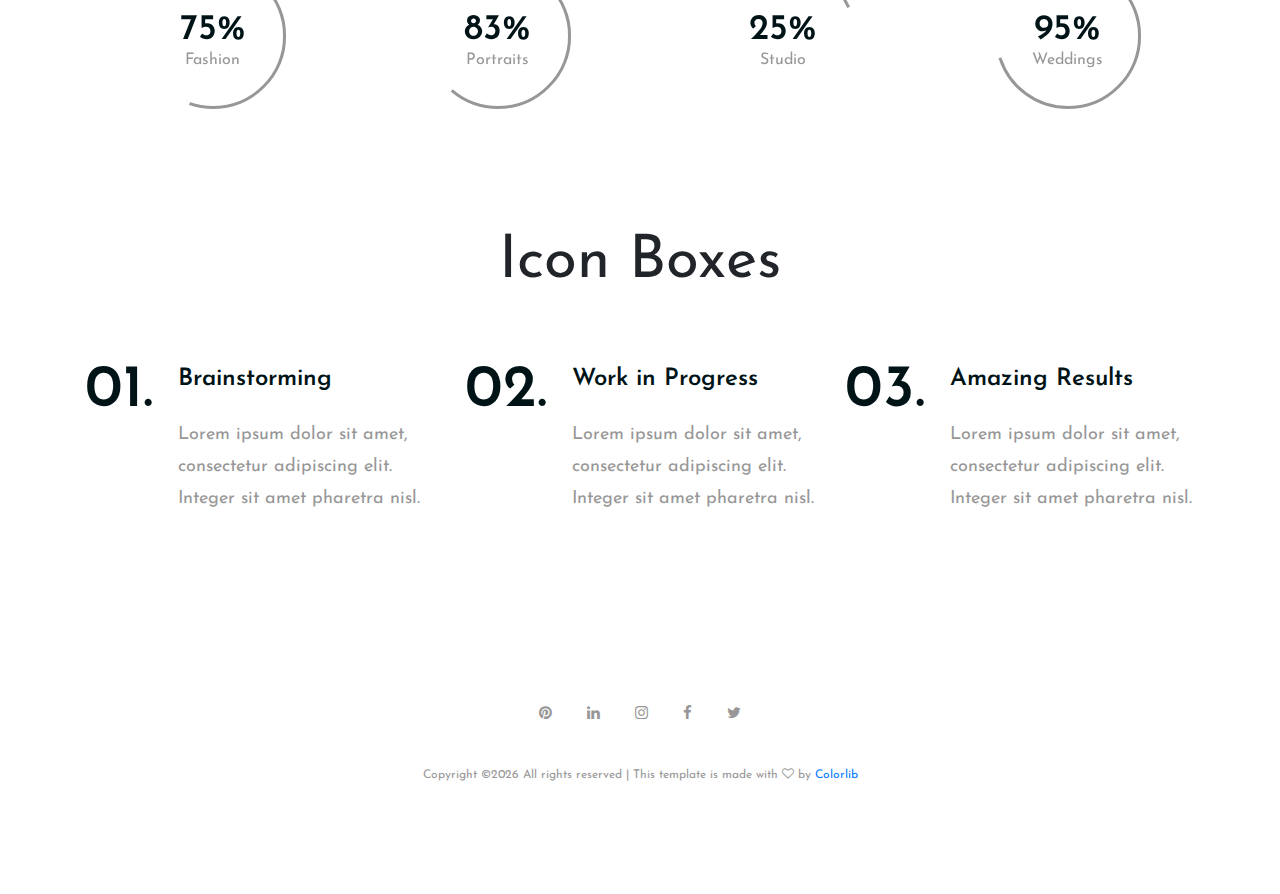
<file: elements.html>
<!DOCTYPE html>
<html lang="en">
<head>
	<title>Riddle - Portfolio Template</title>
	<meta charset="UTF-8">
	<meta name="description" content="Riddle - Portfolio Template">
	<meta name="keywords" content="portfolio, riddle, onepage, creative, html">
	<meta name="viewport" content="width=device-width, initial-scale=1.0">
	<!-- Favicon -->   
	<link href="img/favicon.ico" rel="shortcut icon"/>

	<!-- Google Fonts -->
	<link href="https://fonts.googleapis.com/css?family=Josefin+Sans:400,400i,600,600i,700" rel="stylesheet">

	<!-- Stylesheets -->
	<link rel="stylesheet" href="css/bootstrap.min.css"/>
	<link rel="stylesheet" href="css/font-awesome.min.css"/>
	<link rel="stylesheet" href="css/style.css"/>


	<!--[if lt IE 9]>
	  <script src="https://oss.maxcdn.com/html5shiv/3.7.2/html5shiv.min.js"></script>
	  <script src="https://oss.maxcdn.com/respond/1.4.2/respond.min.js"></script>
	<![endif]-->

</head>
<body>
	<!-- Page Preloder -->
	<div id="preloder">
		<div class="loader"></div>
	</div>

	<!-- header section start -->
	<header class="header-section">
		<div class="container">
			<div class="row">
				<div class="col-lg-4">
					<div class="logo">
						<h2 class="site-logo">Riddle</h2>
					</div>
				</div>
				<div class="col-lg-8">
					<a href="" class="site-btn header-btn">Get in touch</a>
					<nav class="main-menu">
						<ul>
							<li><a href="home.html">Home</a></li>
							<li><a href="about.html">About</a></li>
							<li><a href="home-2.html">Work</a></li>
							<li><a href="contact.html">Contact</a></li>
						</ul>
					</nav>
				</div>
			</div>
		</div>
	</header>
	<!-- header section end -->

	<!-- page section start -->
	<section class="page-section pt100">
		<div class="container">
			<div class="element">
				<div class="text-center">
					<div class="section-title mb-5">Buttons</div>
					<div class="buttons">
						<button class="site-btn sb-dark mr-4 mb-2">Send</button>
						<button class="site-btn btn-fade mr-4 mb-2">Send</button>
						<button class="site-btn btn-line mr-4 mb-2">Send</button>
						<button class="site-btn btn-line-fade mb-2">Send</button>
					</div>
				</div>
			</div>
			<div class="element">
				<div class="text-center">
					<div class="section-title mb-5">Accordions & Tabs</div>
				</div>
				<div class="row">
					<div class="col-lg-6">
						<div id="accordion" class="accordion-area">
							<div class="panel">
								<div class="panel-header" id="headingOne">
									Mauris pharetra libero turpis, congue ultrices turpis consectetur 
									<button class="panel-link" data-toggle="collapse" data-target="#collapse1" aria-expanded="false" aria-controls="collapse1"></button>
								</div>
								<div id="collapse1" class="collapse" aria-labelledby="headingOne" data-parent="#accordion">
									<div class="panel-body">
										<p>Pellentesque lorem dolor, malesuada eget tortor vitae, tristique lacinia lectus. Pellen te sque sed accumsan risus, id aliquam nulla. Integer lorem risus, feugiat at mauris m alesuada, accumsan pellentesque ipsum. Nunc dapibus, libero ut pulvinar accumsan, tortor nisl iaculis ligula. </p>
									</div>
								</div>
							</div>
							<div class="panel">
								<div class="panel-header" id="headingTwo">
									Etiam ut augue et felis cursus bibendum sit amet ac justo
									<button class="panel-link" data-toggle="collapse" data-target="#collapse2" aria-expanded="false" aria-controls="collapse2"></button>
								</div>
								<div id="collapse2" class="collapse" aria-labelledby="headingTwo" data-parent="#accordion">
									<div class="panel-body">
										<p>Pellentesque lorem dolor, malesuada eget tortor vitae, tristique lacinia lectus. Pellen te sque sed accumsan risus, id aliquam nulla. Integer lorem risus, feugiat at mauris m alesuada, accumsan pellentesque ipsum. Nunc dapibus, libero ut pulvinar accumsan, tortor nisl iaculis ligula. </p>
									</div>
								</div>
							</div>
							<div class="panel">
								<div class="panel-header active" id="headingThree">
									Etiam ut augue et felis cursus bibendum sit amet ac justo
									<button class="panel-link" data-toggle="collapse" data-target="#collapse3" aria-expanded="true" aria-controls="collapse3"></button>
								</div>
								<div id="collapse3" class="collapse show" aria-labelledby="headingThree" data-parent="#accordion">
									<div class="panel-body">
										<p>Pellentesque lorem dolor, malesuada eget tortor vitae, tristique lacinia lectus. Pellen te sque sed accumsan risus, id aliquam nulla. Integer lorem risus, feugiat at mauris m alesuada, accumsan pellentesque ipsum. Nunc dapibus, libero ut pulvinar accumsan, tortor nisl iaculis ligula. </p>
									</div>
								</div>
							</div>
						</div>
					</div>
					<div class="col-lg-6">
						<div class="tab-element">
							<ul class="nav nav-tabs" id="myTab" role="tablist">
								<li class="nav-item">
									<a class="nav-link active" id="1-tab" data-toggle="tab" href="#tab-1" role="tab" aria-controls="tab-1" aria-selected="true">Why choose me?</a>
								</li>
								<li class="nav-item">
									<a class="nav-link" id="2-tab" data-toggle="tab" href="#tab-2" role="tab" aria-controls="tab-2" aria-selected="false">Best reasons</a>
								</li>
								<li class="nav-item">
									<a class="nav-link" id="3-tab" data-toggle="tab" href="#tab-3" role="tab" aria-controls="tab-3" aria-selected="false">Faq</a>
								</li>
							</ul>
							<div class="tab-content" id="myTabContent">
								<!-- single tab content -->
								<div class="tab-pane fade show active" id="tab-1" role="tabpanel" aria-labelledby="tab-1">
									<p>Lorem ipsum dolor sit amet, consectetur adipiscing elit. Integer sit amet pharetra nisl. Vestibulum sollicitudin leo non purus vestibulum placerat. Curabitur ac erat sollicitudin, blandit quam vitae, rutrum diam. Aenean non gravida velit, eu consectetur neque.</p>
								</div>
								<div class="tab-pane fade" id="tab-2" role="tabpanel" aria-labelledby="tab-2">
									<p>Lorem ipsum dolor sit amet, consectetur adipiscing elit. Integer sit amet pharetra nisl. Vestibulum sollicitudin leo non purus vestibulum placerat. Curabitur ac erat sollicitudin, blandit quam vitae, rutrum diam. Aenean non gravida velit, eu consectetur neque.</p>
								</div>
								<div class="tab-pane fade" id="tab-3" role="tabpanel" aria-labelledby="tab-3">
									<p>Lorem ipsum dolor sit amet, consectetur adipiscing elit. Integer sit amet pharetra nisl. Vestibulum sollicitudin leo non purus vestibulum placerat. Curabitur ac erat sollicitudin, blandit quam vitae, rutrum diam. Aenean non gravida velit, eu consectetur neque.</p>
								</div>
							</div>
						</div>
					</div>
				</div>
			</div>
			<div class="element">
				<div class="text-center">
					<div class="section-title mb-5">Milestones</div>
				</div>
				<div class="row">
					<div class="col-lg-2">
						<div class="milestone">
							<h2>56<span>Clients</span></h2>
						</div>
					</div>
					<div class="col-lg-2">
						<div class="milestone">
							<h2>112<span>Projects</span></h2>
						</div>
					</div>
					<div class="col-lg-2">
						<div class="milestone">
							<h2>25<span>Collabs</span></h2>
						</div>
					</div>
					<div class="col-lg-2">
						<div class="milestone">
							<h2>18<span>Coffes</span></h2>
						</div>
					</div>
					<div class="col-lg-2">
						<div class="milestone">
							<h2>9k<span>Followers</span></h2>
						</div>
					</div>
					<div class="col-lg-2">
						<div class="milestone">
							<h2>10<span>Countries</span></h2>
						</div>
					</div>
				</div>
			</div>
			<div class="element">
				<div class="text-center">
					<div class="section-title mb-5">Loaders</div>
				</div>
				<div class="row">
					<div class="col-lg-3 col-md-6 mb-5 mb-md-0">
						<div class="circle-progress">
							<div id="progress1"></div>
							<div class="progress-info">
								<h2>75%</h2>
								<p>Fashion</p>
							</div>		
						</div>
					</div>
					<div class="col-lg-3 col-md-6 mb-5 mb-md-0">
						<div class="circle-progress">
							<div id="progress2"></div>
							<div class="progress-info">
								<h2>83%</h2>
								<p>Portraits</p>
							</div>		
						</div>
					</div>
					<div class="col-lg-3 col-md-6 mb-5 mb-md-0">
						<div class="circle-progress">
							<div id="progress3"></div>
							<div class="progress-info">
								<h2>25%</h2>
								<p>Studio</p>
							</div>		
						</div>
					</div>
					<div class="col-lg-3 col-md-6">
						<div class="circle-progress">
							<div id="progress4"></div>
							<div class="progress-info">
								<h2>95%</h2>
								<p>Weddings</p>
							</div>		
						</div>
					</div>
				</div>
			</div>
			<div class="element">
				<div class="text-center">
					<div class="section-title mb-5">Icon Boxes</div>
				</div>
				<div class="row">
					<div class="col-md-4">
						<div class="icon-box mb-5 mb-md-0">
							<div class="icon">
								<h2>01.</h2>
							</div>
							<div class="icon-box-content">
								<h3>Brainstorming</h3>
								<p>Lorem ipsum dolor sit amet, consectetur adipiscing elit. Integer sit amet pharetra nisl. </p>
							</div>
						</div>
					</div>
					<div class="col-md-4">
						<div class="icon-box mb-5 mb-md-0">
							<div class="icon">
								<h2>02.</h2>
							</div>
							<div class="icon-box-content">
								<h3>Work in Progress</h3>
								<p>Lorem ipsum dolor sit amet, consectetur adipiscing elit. Integer sit amet pharetra nisl. </p>
							</div>
						</div>
					</div>
					<div class="col-md-4">
						<div class="icon-box ">
							<div class="icon">
								<h2>03.</h2>
							</div>
							<div class="icon-box-content">
								<h3>Amazing Results</h3>
								<p>Lorem ipsum dolor sit amet, consectetur adipiscing elit. Integer sit amet pharetra nisl. </p>
							</div>
						</div>
					</div>
				</div>
			</div>
		</div>
	</section>
	<!-- page section end -->

	<!-- footer section start -->
	<footer class="footer-section text-center">
		<div class="container">
			<div class="social-links">
				<a href=""><span class="fa fa-pinterest"></span></a>
				<a href=""><span class="fa fa-linkedin"></span></a>
				<a href=""><span class="fa fa-instagram"></span></a>
				<a href=""><span class="fa fa-facebook"></span></a>
				<a href=""><span class="fa fa-twitter"></span></a>
			</div>
			<div class="copyright"><!-- Link back to Colorlib can't be removed. Template is licensed under CC BY 3.0. -->
Copyright &copy;<script>document.write(new Date().getFullYear());</script> All rights reserved | This template is made with <i class="fa fa-heart-o" aria-hidden="true"></i> by <a href="https://colorlib.com" target="_blank">Colorlib</a>
<!-- Link back to Colorlib can't be removed. Template is licensed under CC BY 3.0. -->
</div>
		</div>
	</footer>
	<!-- footer section end -->



	<!--====== Javascripts & Jquery ======-->
	<script src="js/jquery-2.1.4.min.js"></script>
	<script src="js/bootstrap.min.js"></script>
	<script src="js/mixitup.min.js"></script>
	<script src="js/circle-progress.min.js"></script>
	<script src="js/magnific-popup.min.js"></script>
	<script src="js/main.js"></script>
</body>
</html>
</file>
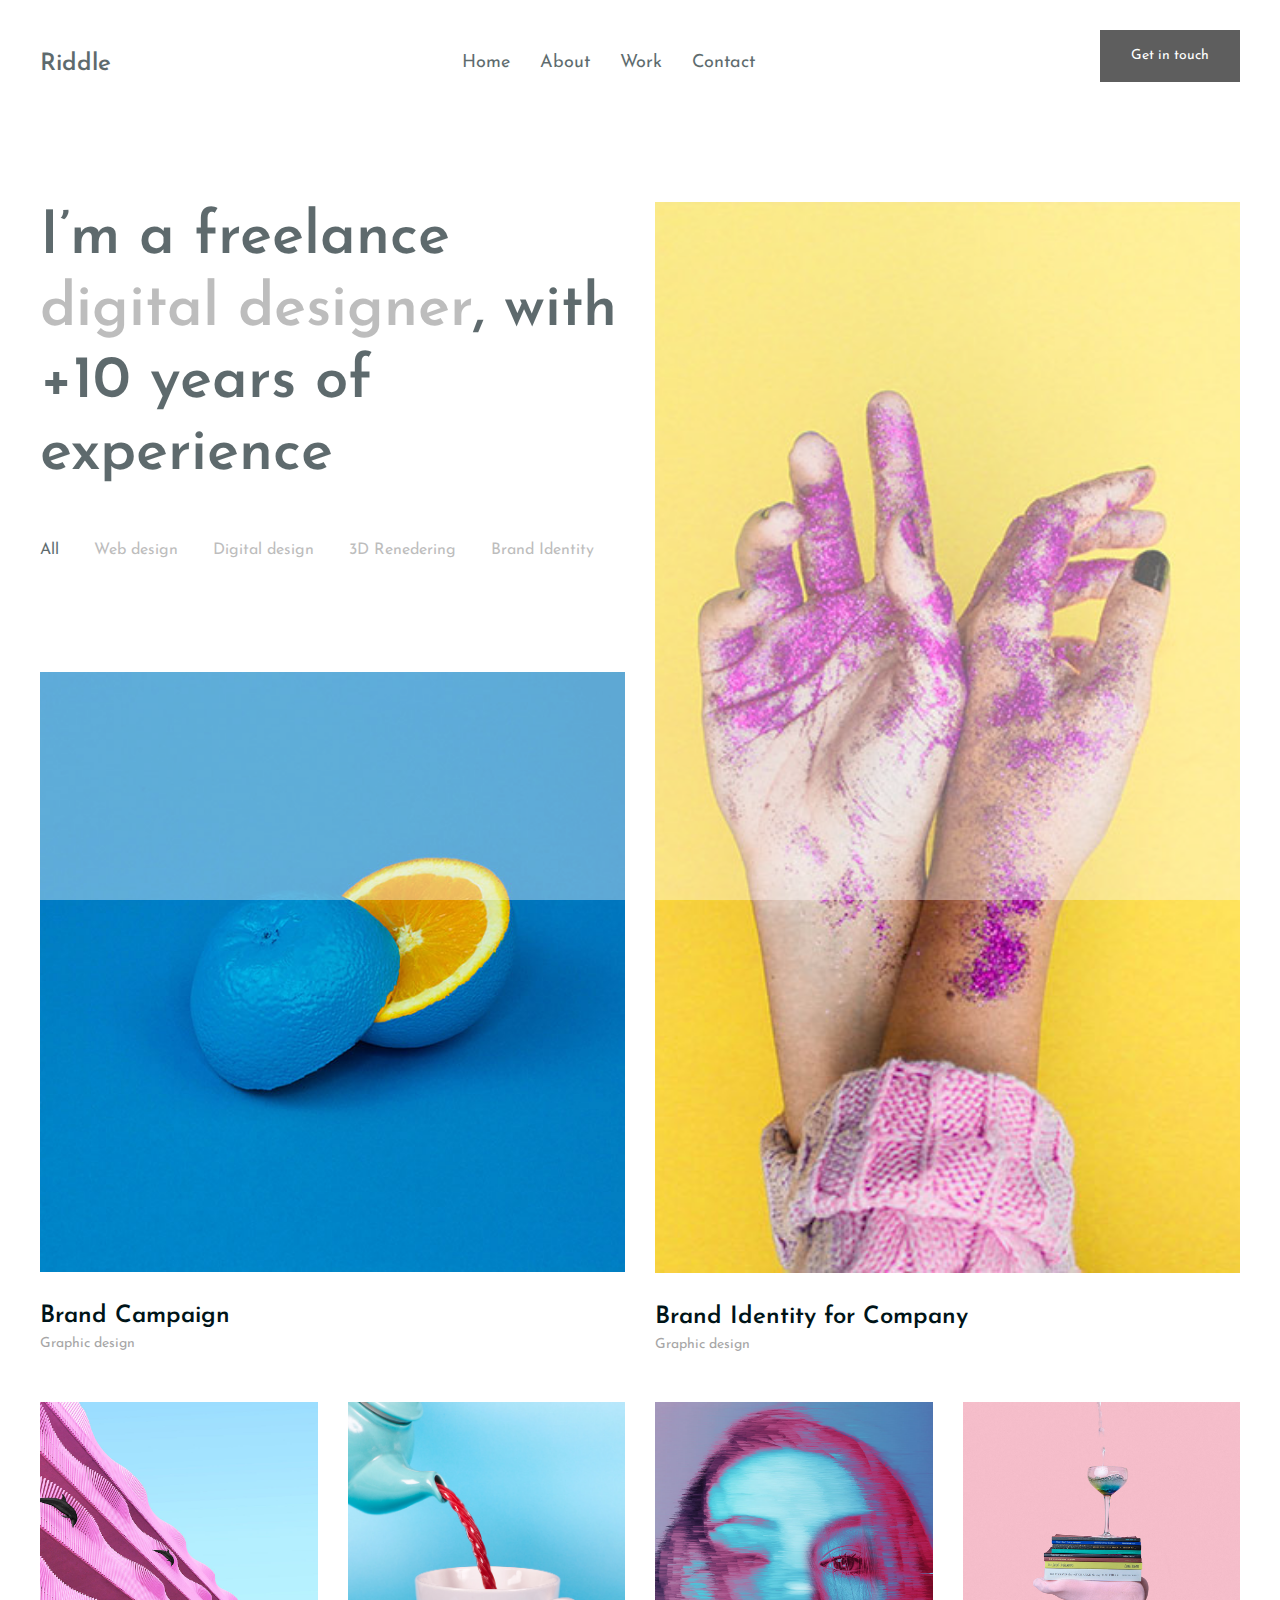
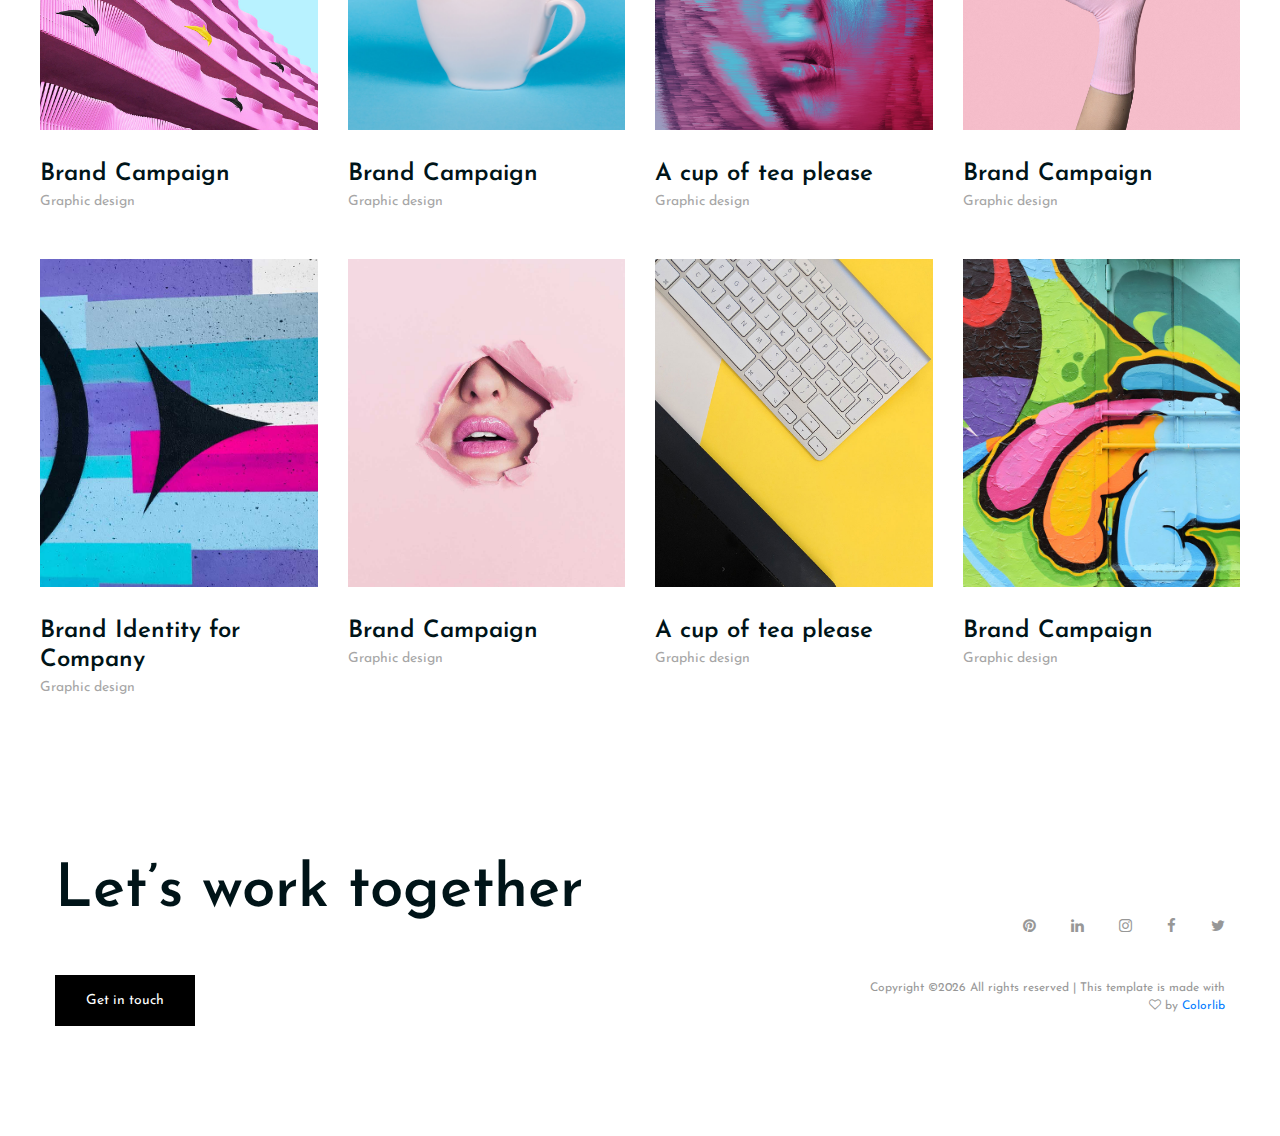
<file: home-2.html>
<!DOCTYPE html>
<html lang="en">
<head>
	<title>Riddle - Portfolio Template</title>
	<meta charset="UTF-8">
	<meta name="description" content="Riddle - Portfolio Template">
	<meta name="keywords" content="portfolio, riddle, onepage, creative, html">
	<meta name="viewport" content="width=device-width, initial-scale=1.0">
	<!-- Favicon -->   
	<link href="img/favicon.ico" rel="shortcut icon"/>

	<!-- Google Fonts -->
	<link href="https://fonts.googleapis.com/css?family=Josefin+Sans:400,400i,600,600i,700" rel="stylesheet">

	<!-- Stylesheets -->
	<link rel="stylesheet" href="css/bootstrap.min.css"/>
	<link rel="stylesheet" href="css/font-awesome.min.css"/>
	<link rel="stylesheet" href="css/magnific-popup.css"/>
	<link rel="stylesheet" href="css/style.css"/>


	<!--[if lt IE 9]>
	  <script src="https://oss.maxcdn.com/html5shiv/3.7.2/html5shiv.min.js"></script>
	  <script src="https://oss.maxcdn.com/respond/1.4.2/respond.min.js"></script>
	<![endif]-->

</head>
<body class="body-pad">
	<!-- Page Preloder -->
	<div id="preloder">
		<div class="loader"></div>
	</div>
	
	<!-- header section start -->
	<header class="header-section">
		<div class="container-fluid">
			<div class="row">
				<div class="logo">
					<h2 class="site-logo">Riddle</h2>
				</div>
				<div class="home-2 container text-left text-md-right">
					<nav class="main-menu">
						<ul>
							<li><a href="home.html">Home</a></li>
							<li><a href="about.html">About</a></li>
							<li><a href="home-2.html">Work</a></li>
							<li><a href="contact.html">Contact</a></li>
						</ul>
					</nav>
				</div>
				<a href="" class="site-btn header-btn">Get in touch</a>
			</div>
		</div>
		<div class="nav-switch">
			<i class="fa fa-bars"></i>
		</div>
	</header>
	<!-- header section end -->


	<!-- portfolio section start -->
	<section class="portfolio-section pt100">
		<div class="container">
			
		</div>                       
		<div class="container-fluid p-0">
			<div class="row portfolios-area">
				<div class="col-lg-6">
					<div class="portfolio-intro">
						<h2 class="section-title mb-5">I’m a freelance <span>digital designer</span>, with +10 years of experience</h2>
						<ul class="portfolio-filter controls">
							<li class="control" data-filter="all">All</li>
							<li class="control" data-filter=".web">Web design</li>
							<li class="control" data-filter=".digital">Digital design</li>
							<li class="control" data-filter=".rened">3D Renedering</li>
							<li class="control" data-filter=".brand">Brand Identity</li>
						</ul>
					</div>
				</div>
				<div class="first-item col-md-6 col-lg-12 mix digital p-lg-0">
					<a href="img/portfolio/1.jpg" class="portfolio-item set-bg " data-setbg="img/portfolio/1.jpg">
						<div class="pi-inner">
							<h2>+ See Project</h2>
						</div>			
					</a>
					<div class="portfolio-meta">
						<h2>Brand Campaign</h2>
						<p>Graphic design</p>
					</div>
				</div>
				<div class="second-item mix col-md-6 web">
					<a href="img/portfolio/2.jpg" class="portfolio-item set-bg" data-setbg="img/portfolio/2.jpg">
						<div class="pi-inner">
							<h2>+ See Project</h2>
						</div>						
					</a>
					<div class="portfolio-meta">
						<h2>Brand Identity for Company</h2>
						<p>Graphic design</p>
					</div>
				</div>
				<div class="mix col-md-6 col-lg-3 rened">
					<a href="img/portfolio/3.jpg" class="portfolio-item pi-style2 set-bg" data-setbg="img/portfolio/3.jpg">
						<div class="pi-inner">
							<h2>+ See Project</h2>
						</div>						
					</a>
					<div class="portfolio-meta">
						<h2>Brand Campaign</h2>
						<p>Graphic design</p>
					</div>
				</div>
				<div class="mix col-md-6 col-lg-3 digital">
					<a href="img/portfolio/4.jpg" class="portfolio-item pi-style2 set-bg" data-setbg="img/portfolio/4.jpg">
						<div class="pi-inner">
							<h2>+ See Project</h2>
						</div>						
					</a>
					<div class="portfolio-meta">
						<h2>Brand Campaign</h2>
						<p>Graphic design</p>
					</div>
				</div>
				<div class="mix col-md-6 col-lg-3 rened">
					<a href="img/portfolio/5.jpg" class="portfolio-item pi-style2 set-bg" data-setbg="img/portfolio/5.jpg">
						<div class="pi-inner">
							<h2>+ See Project</h2>
						</div>						
					</a>
					<div class="portfolio-meta">
						<h2>A cup of tea please</h2>
						<p>Graphic design</p>
					</div>
				</div>
				<div class="mix col-md-6 col-lg-3 brand">
					<a href="img/portfolio/6.jpg" class="portfolio-item pi-style2 set-bg" data-setbg="img/portfolio/6.jpg">
						<div class="pi-inner">
							<h2>+ See Project</h2>
						</div>						
					</a>
					<div class="portfolio-meta">
						<h2>Brand Campaign</h2>
						<p>Graphic design</p>
					</div>
				</div>
				<div class="mix col-md-6 col-lg-3 brand">
					<a href="img/portfolio/9.jpg" class="portfolio-item pi-style2 set-bg" data-setbg="img/portfolio/9.jpg">
						<div class="pi-inner">
							<h2>+ See Project</h2>
						</div>						
					</a>
					<div class="portfolio-meta">
						<h2>Brand Identity for Company</h2>
						<p>Graphic design</p>
					</div>
				</div>
				<div class="mix col-md-6 col-lg-3 rened">
					<a href="img/portfolio/10.jpg" class="portfolio-item pi-style2 set-bg" data-setbg="img/portfolio/10.jpg">
						<div class="pi-inner">
							<h2>+ See Project</h2>
						</div>						
					</a>
					<div class="portfolio-meta">
						<h2>Brand Campaign</h2>
						<p>Graphic design</p>
					</div>
				</div>
				<div class="mix col-md-6 col-lg-3 digital">
					<a href="img/portfolio/7.jpg" class="portfolio-item pi-style2 set-bg" data-setbg="img/portfolio/7.jpg">
						<div class="pi-inner">
							<h2>+ See Project</h2>
						</div>						
					</a>
					<div class="portfolio-meta">
						<h2>A cup of tea please</h2>
						<p>Graphic design</p>
					</div>
				</div>
				<div class="mix col-md-6 col-lg-3 brand">
					<a href="img/portfolio/8.jpg" class="portfolio-item pi-style2 set-bg" data-setbg="img/portfolio/8.jpg">
						<div class="pi-inner">
							<h2>+ See Project</h2>
						</div>						
					</a>
					<div class="portfolio-meta">
						<h2>Brand Campaign</h2>
						<p>Graphic design</p>
					</div>
				</div>
			</div>
		</div>
	</section>
	<!-- portfolio section end -->


	<!-- footer section start -->
	<footer class="footer-section">
		<div class="container-fluid">
			<div class="row">
				<div class="col-md-8">
					<h2 class="section-title mb-5">Let’s work together</h2>
					<a href="" class="site-btn">Get in touch</a>
				</div>
				<div class="col-md-4 text-md-right">
					<div class="social-links">
						<a href=""><span class="fa fa-pinterest"></span></a>
						<a href=""><span class="fa fa-linkedin"></span></a>
						<a href=""><span class="fa fa-instagram"></span></a>
						<a href=""><span class="fa fa-facebook"></span></a>
						<a href=""><span class="fa fa-twitter"></span></a>
					</div>
					<div class="copyright"><!-- Link back to Colorlib can't be removed. Template is licensed under CC BY 3.0. -->
Copyright &copy;<script>document.write(new Date().getFullYear());</script> All rights reserved | This template is made with <i class="fa fa-heart-o" aria-hidden="true"></i> by <a href="https://colorlib.com" target="_blank">Colorlib</a>
<!-- Link back to Colorlib can't be removed. Template is licensed under CC BY 3.0. -->
</div>
				</div>
			</div>
		</div>
	</footer>
	<!-- footer section end -->



	<!--====== Javascripts & Jquery ======-->
	<script src="js/jquery-2.1.4.min.js"></script>
	<script src="js/bootstrap.min.js"></script>
	<script src="js/mixitup.min.js"></script>
	<script src="js/magnific-popup.min.js"></script>
	<script src="js/main.js"></script>
</body>
</html>
</file>
<file: css/style.css>
/* =================================
------------------------------------
  Riddle - Portfolio
  Version: 1.0
 ------------------------------------ 
 ====================================*/

/*----------------------------------------*/
/* Template default CSS
/*----------------------------------------*/

html,
body {
  height: 100%;
  font-family: 'Josefin Sans', sans-serif;
}

h1,
h2,
h3,
h4,
h5,
h6 {
  color: #001418;
  margin: 0;
  font-weight: 600;
  font-family: 'Josefin Sans', sans-serif;
}

p {
  font-size: 18px;
  color: #979797;
  line-height: 1.8;
}

img {
  max-width: 100%;
}

input:focus,
select:focus,
button:focus,
textarea:focus {
  outline: none;
}

a:hover,
a:focus {
  text-decoration: none;
  outline: none;
}

ul,
ol {
  padding: 0;
  margin: 0;
}

/*------------------------
  Helper css
--------------------------*/
.body-pad {
  padding: 0 40px;
}

.spad {
  padding: 100px 0;
}

.pt100 {
  padding-top: 100px;
}

.set-bg {
  background-repeat: no-repeat;
  background-size: cover;
}

.section-title {
  font-size: 60px;
}

.section-title span {
  color: #979797;
}

/*------------------------
  Common Elements
--------------------------*/
.element {
  margin-bottom: 100px;
}

.element:last-child {
  margin-bottom: 0;
}

/*=== Preloder ===*/
#preloder {
  position: fixed;
  width: 100%;
  height: 100%;
  top: 0;
  left: 0;
  z-index: 999999;
  background: #fff;
}

.loader {
  width: 30px;
  height: 30px;
  border: 3px solid #000;
  position: absolute;
  top: 50%;
  left: 50%;
  margin-top: -13px;
  margin-left: -13px;
  border-radius: 60px;
  border-left-color: transparent;
  animation: loader 0.8s linear infinite;
  -webkit-animation: loader 0.8s linear infinite;
}

@keyframes loader {
  0% {
    -webkit-transform: rotate(0deg);
            transform: rotate(0deg);
  }
  50% {
    -webkit-transform: rotate(180deg);
            transform: rotate(180deg);
  }
  100% {
    -webkit-transform: rotate(360deg);
            transform: rotate(360deg);
  }
}

@-webkit-keyframes loader {
  0% {
    -webkit-transform: rotate(0deg);
  }
  50% {
    -webkit-transform: rotate(180deg);
  }
  100% {
    -webkit-transform: rotate(360deg);
  }
}

/*=== Buttons ===*/
.site-btn {
  display: inline-block;
  font-size: 14px;
  min-width: 140px;
  text-align: center;
  padding: 15px 10px;
  position: relative;
  color: #fff;
  border: none;
  background-color: #000;
  margin-right: 15px;
  z-index: 1;
}

.site-btn.btn-fade {
  background-color: #979797;
}

.site-btn.btn-line {
  background: none;
  border: 2px solid #000;
  color: #000;
  padding: 13px 10px;
}

.site-btn.btn-line:hover {
  color: #000;
}

.site-btn.btn-line-fade {
  background: none;
  border: 2px solid #979797;
  color: #979797;
  padding: 13px 10px;
}

.site-btn.btn-line-fade:hover {
  color: #979797;
}

.site-btn:hover {
  color: #fff;
}

/*===  Accordion  ===*/
.accordion-area .panel {
  margin-bottom: 30px;
}

.accordion-area .panel-header {
  background: #000;
  color: #fff;
  display: block;
  padding: 12px 50px;
  padding-left: 30px;
  font-size: 14px;
  font-weight: 600;
  position: relative;
  border: 2px solid #000;
  -webkit-transition: all 0.4s ease-out 0s;
  -o-transition: all 0.4s ease-out 0s;
  transition: all 0.4s ease-out 0s;
}

.accordion-area .panel-header.active {
  background: transparent;
  color: #000;
}

.accordion-area .panel-header.active .panel-link:after {
  content: "-";
  color: #000;
}

.accordion-area .panel-header.active .panel-link.collapsed:after {
  content: "+";
}

.accordion-area .panel-link {
  position: absolute;
  right: 0;
  top: 0;
  height: 100%;
  width: 50px;
  border: none;
  cursor: pointer;
  background: transparent;
}

.accordion-area .panel-body p {
  font-size: 14px;
  margin-bottom: 0;
  padding-top: 25px;
}

.accordion-area .panel-body {
  padding: 0 5px;
}

.accordion-area .panel-link:after {
  content: "+";
  position: absolute;
  left: 50%;
  font-size: 16px;
  font-weight: 700;
  top: 50%;
  color: #fff;
  line-height: 16px;
  margin-top: -8px;
  margin-left: -4px;
}

/*===  Tab  ===*/
.tab-element .nav-tabs {
  border-bottom: none;
  margin-bottom: 35px;
}

.tab-element .nav-tabs .nav-link {
  border: 2px solid #000;
  background: #000;
  border-radius: 0;
  margin-right: 10px;
  font-size: 14px;
  font-weight: 500;
  color: #222;
  padding: 15px 40px;
  min-width: 118px;
  font-size: 16px;
  color: #fff;
  margin-bottom: 10px;
}

.tab-element .nav-tabs .nav-item:last-child .nav-link {
  margin-right: 0;
}

.tab-element .nav-tabs .nav-link.active {
  background: transparent;
  color: #000;
}

.tab-element .tab-pane h4 {
  font-size: 18px;
  margin: 25px 0 20px;
}

.tab-element .tab-pane p {
  font-size: 14px;
}

.circle-progress {
  text-align: center;
  position: relative;
}

.circle-progress canvas {
  -webkit-transform: rotate(90deg);
  -ms-transform: rotate(90deg);
  transform: rotate(90deg);
}

.circle-progress .progress-info {
  position: absolute;
  width: 100%;
  top: 30%;
}

.circle-progress .progress-info h2 {
  font-size: 36px;
}

.circle-progress .progress-info p {
  color: #979797;
  font-size: 16px;
  line-height: normal;
}

/*===  Icon Box  ===*/
.icon-box {
  display: -webkit-box;
  display: -ms-flexbox;
  display: flex;
}

.icon-box .icon h2 {
  font-size: 60px;
}

.icon-box .icon-box-content {
  padding-left: 25px;
  padding-top: 10px;
}

.icon-box .icon-box-content h3 {
  font-size: 24px;
  margin-bottom: 25px;
}

/*------------------------
    Header Section
--------------------------*/
.header-section {
  padding-top: 30px;
  padding-bottom: 20px;
  position: relative;
}

.site-logo {
  font-size: 24px;
  padding-top: 20px;
}

.main-menu ul {
  list-style: none;
}

.main-menu ul li {
  display: inline;
}

.main-menu ul li a {
  display: inline-block;
  font-size: 18px;
  color: #001418;
  margin-left: 15px;
  margin-right: 10px;
  padding: 20px 0 5px;
}

.header-btn {
  float: right;
  margin-right: 0;
}

.nav-switch {
  display: none;
}

/*------------------------
    Intro Section
--------------------------*/
.intro-section {
  padding: 110px 0;
}

/*------------------------
    Portfolio Section
--------------------------*/
.portfolio-section {
  overflow: hidden;
}

.portfolio-filter {
  list-style: none;
  padding-bottom: 100px;
}

.portfolio-filter li {
  font-size: 16px;
  display: inline-block;
  margin-right: 30px;
  padding-bottom: 10px;
  color: #979797;
  cursor: pointer;
}

.portfolio-filter li.mixitup-control-active {
  color: #001418;
}

.portfolios-area .gallery-block {
  padding: 0;
}

.gallery-block {
  position: relative;
}

.portfolio-item {
  display: block;
  width: 100%;
  height: 600px;
  background-position: center center;
  position: relative;
  margin-bottom: 30px;
}

.portfolio-item .pi-inner {
  position: absolute;
  width: 100%;
  height: 100%;
  left: 0;
  top: 0;
  background: transparent;
  -webkit-transition: all 0.4s ease 0s;
  -o-transition: all 0.4s ease 0s;
  transition: all 0.4s ease 0s;
}

.portfolio-item .pi-inner h2 {
  opacity: 0;
  font-size: 30px;
  font-weight: 400;
  position: absolute;
  left: 50px;
  bottom: 80px;
  color: #fff;
  letter-spacing: 10px;
  -webkit-transition: all 0.3s ease 0s;
  -o-transition: all 0.3s ease 0s;
  transition: all 0.3s ease 0s;
}

.portfolio-item .pi-inner h3 {
  opacity: 0;
  font-size: 20px;
  font-weight: 400;
  position: absolute;
  left: 50px;
  bottom: 30px;
  color: #fff;
  letter-spacing: 10px;
  -webkit-transition: all 0.3s ease 0s;
  -o-transition: all 0.3s ease 0s;
  transition: all 0.3s ease 0s;
}

.portfolio-item:hover .pi-inner {
  background: rgba(0, 20, 24, 0.8);
}

.portfolio-item:hover .pi-inner h2 {
  opacity: 1;
  letter-spacing: 0;
}

.portfolio-item:hover .pi-inner h3 {
  opacity: 1;
  letter-spacing: 0;
}

.portfolio-meta {
  padding-bottom: 45px;
}

.portfolio-meta h2 {
  font-size: 24px;
}

.portfolio-meta p {
  font-size: 14px;
  color: #a6a6a6;
  margin-bottom: 0;
}

.portfolio-intro {
  display: block;
}

.img-popup-warp .mfp-content {
  opacity: 0;
  -webkit-transform: scale(0.8);
  -ms-transform: scale(0.8);
  transform: scale(0.8);
  -webkit-transition: all 0.4s;
  -o-transition: all 0.4s;
  transition: all 0.4s;
}

.img-popup-warp.mfp-ready .mfp-content {
  opacity: 1;
  -webkit-transform: scale(1);
  -ms-transform: scale(1);
  transform: scale(1);
}

/*------------------------
    Footer Section
--------------------------*/
.footer-section {
  padding: 110px 0;
}

.footer-section .copyright {
  font-size: 12px;
  color: #979797;
}

.social-links {
  margin-top: 60px;
  margin-bottom: 40px;
}

.social-links a {
  color: #979797;
  font-size: 15px;
  margin-right: 30px;
}

.social-links a:last-child {
  margin-right: 0;
}

/*------------------------
    About Page
--------------------------*/
.pic-frame {
  position: relative;
  padding-left: 25px;
  padding-bottom: 25px;
  display: inline-block;
}

.pic-frame:after {
  position: absolute;
  content: "";
  width: calc(100% - 25px);
  height: calc(100% - 25px);
  bottom: 0;
  left: 0;
  border: 2px solid #000;
  z-index: 1;
}

.milestone {
  margin-top: 15px;
}

.milestone h2 {
  font-size: 60px;
}

.milestone h2 span {
  font-size: 18px;
  color: #979797;
}

/*------------------------
    Blog Page
--------------------------*/
.blog-item {
  margin-bottom: 70px;
}

.blog-item .read-more {
  color: #000;
  position: relative;
  display: inline-block;
  padding-bottom: 5px;
  line-height: 18px;
  font-size: 18px;
}

.blog-item .read-more:after {
  position: absolute;
  content: '';
  width: 100%;
  height: 2px;
  bottom: 0;
  left: 0;
  background: #000;
}

.thumb {
  margin-bottom: 30px;
}

.blog-content h2 {
  font-size: 24px;
  margin-bottom: 15px;
}

.blog-content .blog-meta {
  font-size: 13px;
  color: #979797;
  margin-bottom: 30px;
}

.blog-content p {
  margin-bottom: 30px;
}

/*------------------------
    Contact Page
--------------------------*/
.contect-tect {
  text-align: center;
  margin-bottom: 70px;
}

.contect-tect h2 {
  font-size: 24px;
  margin-bottom: 30px;
}

.contect-tect p {
  font-size: 17px;
}

.contact-form {
  display: block;
  width: 100%;
}

.contact-form input {
  padding-left: 25px;
  height: 60px;
  width: 100%;
  border: none;
  border-bottom: 2px solid #000;
  margin-bottom: 30px;
  font-size: 12px;
}

.contact-form textarea {
  padding-left: 25px;
  height: 200px;
  width: 100%;
  border: none;
  border-bottom: 2px solid #000;
  margin-bottom: 30px;
  font-size: 12px;
}

.contact-form ::-webkit-input-placeholder {
  font-style: italic;
}

.contact-form :-ms-input-placeholder {
  font-style: italic;
}

.contact-form ::-ms-input-placeholder {
  font-style: italic;
}

.contact-form ::placeholder {
  font-style: italic;
}

/* ===========================
  Responsive
==============================*/
@media only screen and (max-width: 1448px) {
  .home-2.container {
    width: auto;
  }
}

/* Medium screen : 992px. */
@media only screen and (min-width: 992px) and (max-width: 1199px) {
  .portfolio-item {
    height: 450px;
  }
}

/* Tablet :768px. */
@media only screen and (min-width: 768px) and (max-width: 991px) {
  .body-pad {
    padding: 0 30px;
  }
  .portfolio-item {
    height: 350px;
  }
}

/* Large Mobile :480px. */
@media only screen and (max-width: 767px) {
  .body-pad {
    padding: 0 15px;
  }
  .main-menu {
    position: absolute;
    background: #efefef;
    width: 100%;
    z-index: 999;
    left: 0;
    top: 30px;
    padding-top: 15px;
    display: none;
  }
  .main-menu ul li a {
    padding: 10px 15px;
    border-bottom: 1px solid #ddd;
    display: block;
  }
  .main-menu ul li {
    display: block;
  }
  .main-menu ul li:last-child a {
    border-bottom: none;
  }
  .home-2 {
    text-align: left;
  }
  .home-2 .main-menu {
    top: 99px;
  }
  .nav-switch {
    position: absolute;
    right: 25px;
    font-size: 30px;
    color: #333;
    top: 35px;
    display: block;
  }
  .header-btn {
    display: none;
  }
  .section-title {
    font-size: 45px;
  }
  .portfolio-filter {
    text-align: center;
  }
}

/* small Mobile :320px. */
@media only screen and (max-width: 479px) {
  .section-title {
    font-size: 30px;
  }
}
</file>
